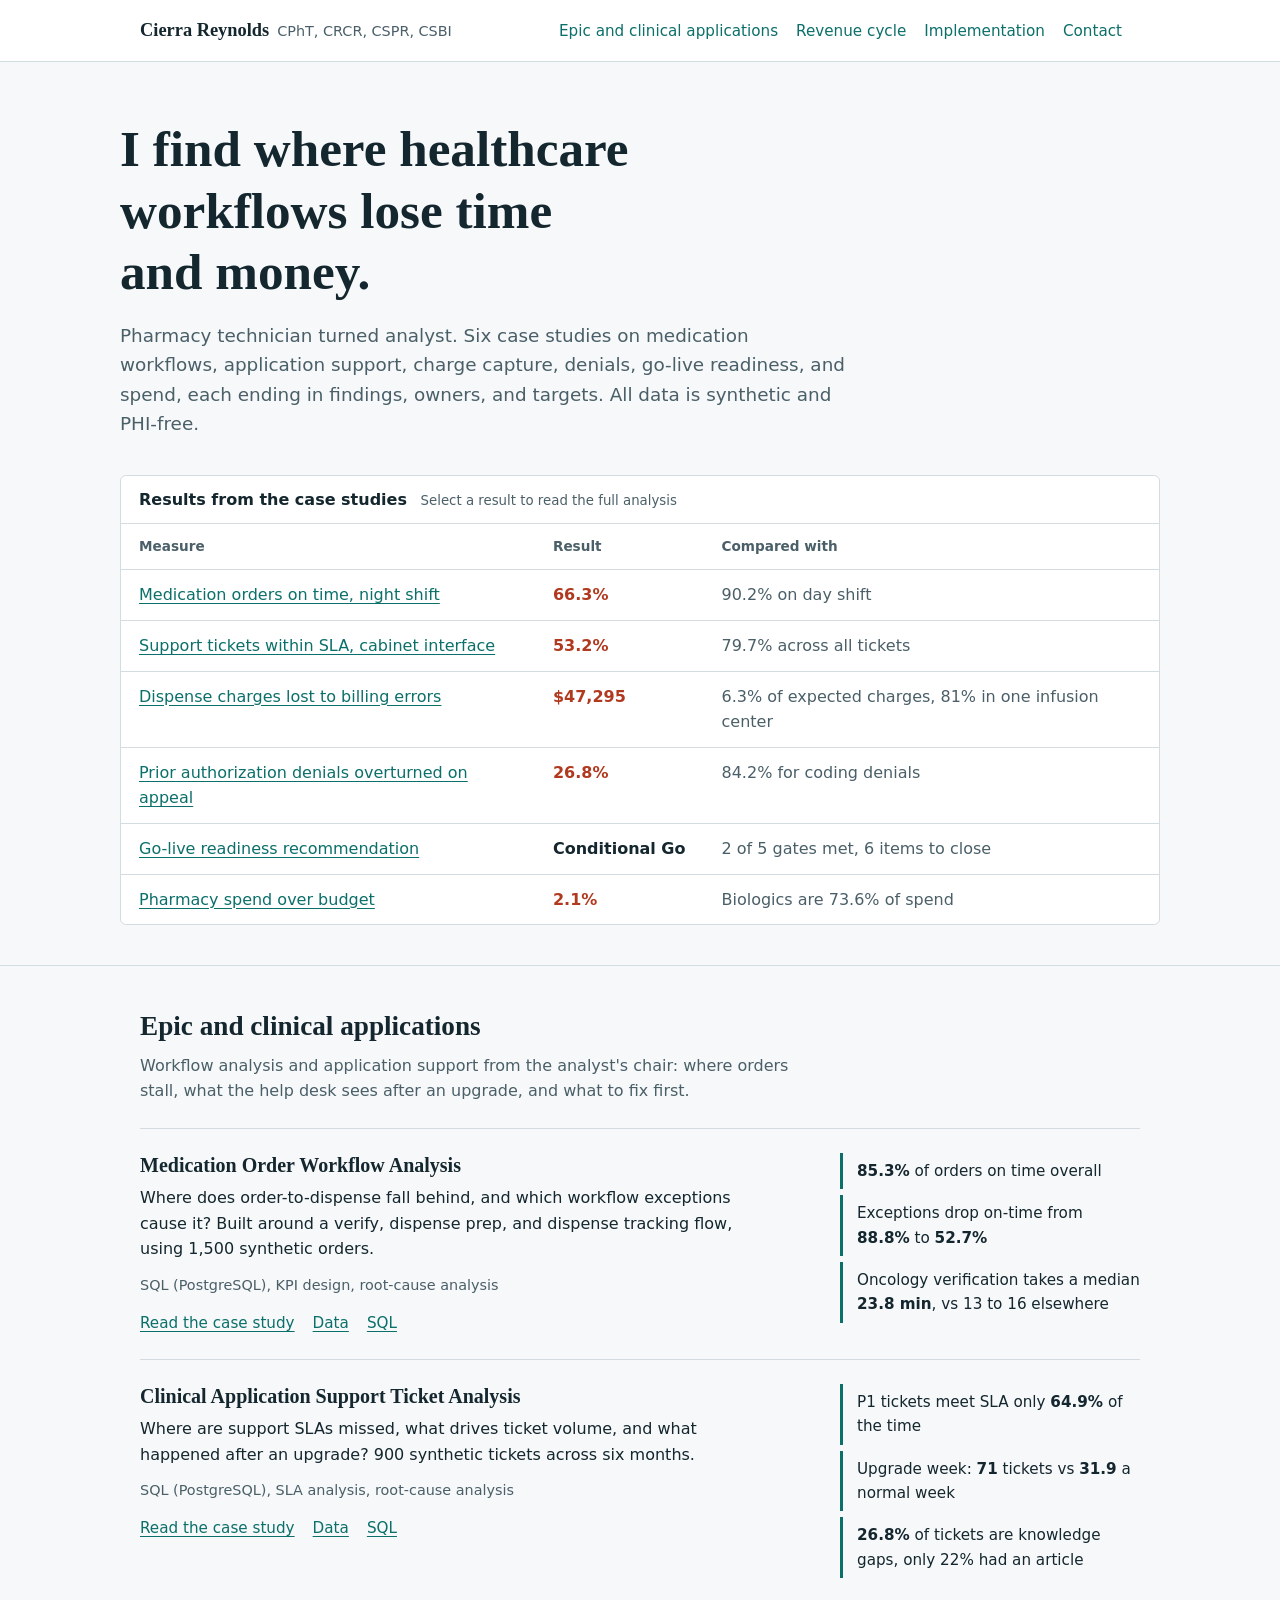
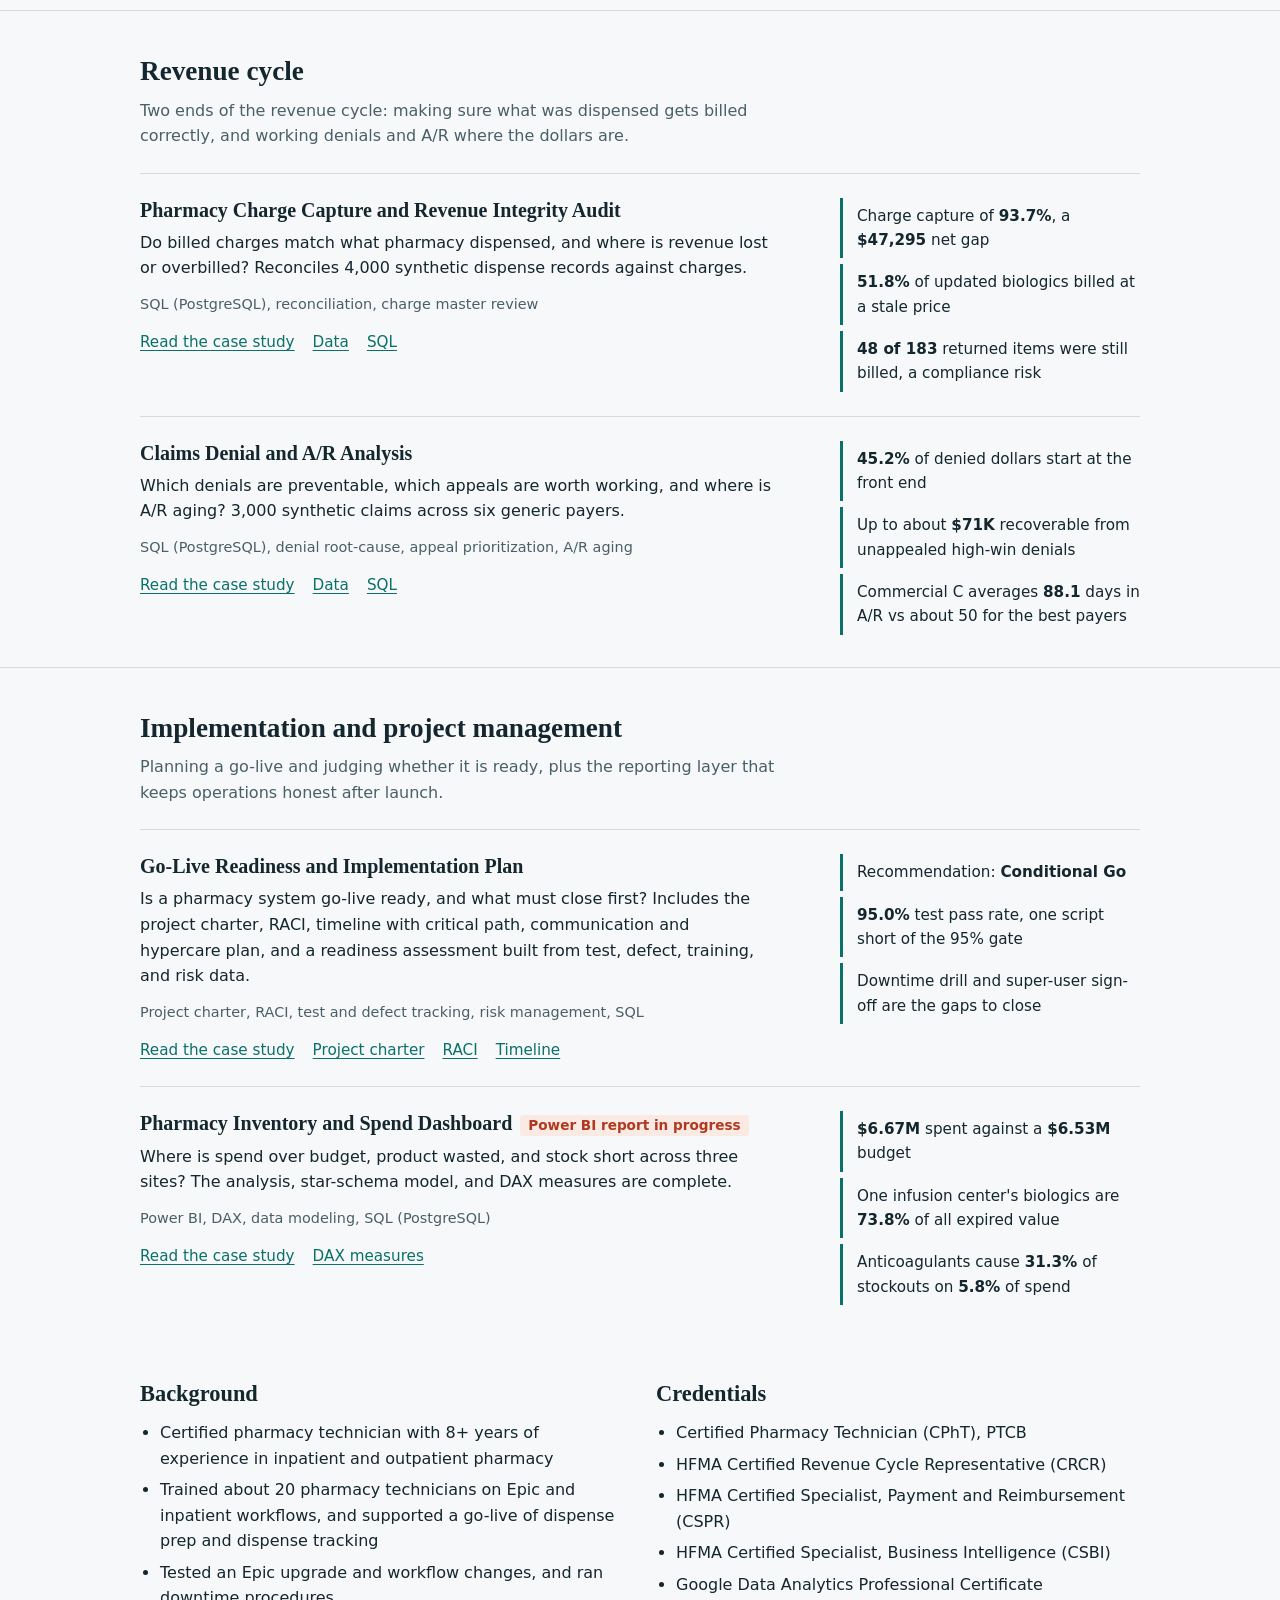
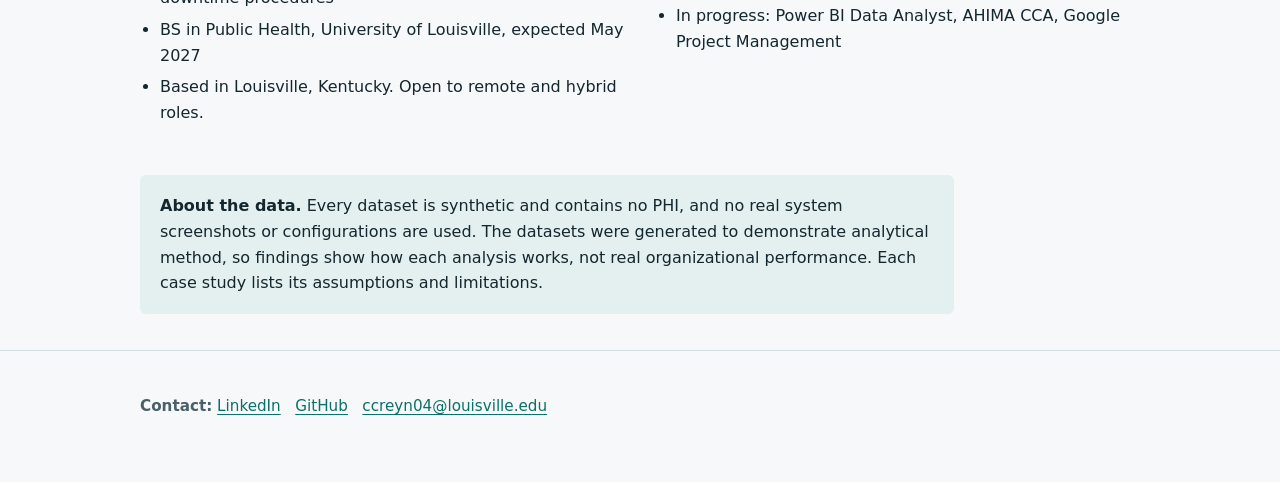
<file: docs/index.html>
<!doctype html>
<html lang="en">
<head>
<meta charset="utf-8">
<meta name="viewport" content="width=device-width, initial-scale=1">
<title>Cierra Reynolds | Healthcare Analytics and Implementation Portfolio</title>
<meta name="description" content="Six healthcare analytics and implementation case studies covering Epic and clinical applications, revenue cycle, and project management. Synthetic, PHI-free data.">
<style>
:root{--ink:#14262e;--muted:#4a5f68;--paper:#f6f8f9;--panel:#ffffff;--line:#d3dde1;--teal:#0b6f6a;--teal-soft:#e3f0ef;--flag:#b0391f;--flag-soft:#fbe9e4}
@media (prefers-color-scheme:dark){:root{--ink:#e6eef0;--muted:#a3b6bd;--paper:#0f1a1f;--panel:#15252b;--line:#2a3d45;--teal:#5fc4bc;--teal-soft:#16322f;--flag:#ff9a80;--flag-soft:#3a201a}}
*{box-sizing:border-box}
html{scroll-behavior:smooth}
body{margin:0;background:var(--paper);color:var(--ink);font:16px/1.6 ui-sans-serif,system-ui,-apple-system,"Segoe UI",Roboto,sans-serif}
a{color:var(--teal);text-underline-offset:3px}
a:focus-visible{outline:3px solid var(--teal);outline-offset:2px;border-radius:2px}
.wrap{max-width:1040px;margin:0 auto;padding:0 20px}
h1,h2,h3{font-family:"Iowan Old Style",Palatino,"Palatino Linotype",Georgia,serif;font-weight:700;line-height:1.2;margin:0}
header.top{border-bottom:1px solid var(--line);background:var(--panel)}
.top .wrap{display:flex;flex-wrap:wrap;gap:12px 28px;align-items:baseline;justify-content:space-between;padding-top:16px;padding-bottom:16px}
.brand{font-family:Palatino,Georgia,serif;font-weight:700;font-size:1.15rem}
.brand span{font-family:ui-sans-serif,system-ui,sans-serif;font-weight:400;color:var(--muted);font-size:.9rem;margin-left:8px}
nav a{margin-right:18px;text-decoration:none;font-size:.95rem}
nav a:hover{text-decoration:underline}
.hero{padding:56px 0 40px}
.hero h1{font-size:clamp(2rem,5vw,3.2rem);max-width:20ch}
.hero p.lead{font-size:1.15rem;max-width:62ch;color:var(--muted);margin:18px 0 0}
.results{margin-top:36px;background:var(--panel);border:1px solid var(--line);border-radius:6px;overflow:hidden}
.results h2{font-size:1rem;padding:14px 18px;border-bottom:1px solid var(--line);font-family:ui-sans-serif,system-ui,sans-serif;font-weight:600}
.results h2 small{font-weight:400;color:var(--muted);margin-left:8px}
table{width:100%;border-collapse:collapse}
th,td{text-align:left;padding:12px 18px;border-bottom:1px solid var(--line);vertical-align:baseline}
th{font-weight:600;font-size:.85rem;color:var(--muted)}
tr:last-child td{border-bottom:0}
td.v{font-variant-numeric:tabular-nums;font-weight:700;white-space:nowrap}
td.v.flag{color:var(--flag)}
td.ref{color:var(--muted);font-variant-numeric:tabular-nums}
section.track{padding:44px 0 8px;border-top:1px solid var(--line)}
section.track>.wrap>h2{font-size:1.7rem}
.track .intro{color:var(--muted);max-width:64ch;margin:10px 0 24px}
.project{display:grid;grid-template-columns:minmax(0,1fr) 300px;gap:8px 36px;padding:24px 0;border-top:1px solid var(--line)}
.project h3{font-size:1.25rem}
.project .q{margin:8px 0 12px;max-width:62ch}
.project .tools{color:var(--muted);font-size:.9rem;margin:0}
.facts{margin:0;padding:0;list-style:none;font-size:.95rem}
.facts li{padding:6px 0 6px 14px;border-left:3px solid var(--teal)}
.facts li+li{margin-top:6px}
.facts b{font-variant-numeric:tabular-nums}
.links{margin-top:14px;display:flex;flex-wrap:wrap;gap:6px 18px;font-size:.95rem}
.status{display:inline-block;background:var(--flag-soft);color:var(--flag);padding:2px 8px;border-radius:3px;font-size:.85rem;margin-left:8px;font-family:ui-sans-serif,system-ui,sans-serif;font-weight:600;vertical-align:middle}
.two{display:grid;grid-template-columns:1fr 1fr;gap:32px;padding:44px 0 8px}
.two h2{font-size:1.4rem;margin-bottom:12px}
.two ul{margin:0;padding-left:20px}
.two li{margin:6px 0}
.note{background:var(--teal-soft);border-radius:6px;padding:18px 20px;margin:36px 0;max-width:80ch}
footer{border-top:1px solid var(--line);padding:28px 0 48px;color:var(--muted);font-size:.95rem}
@media (max-width:760px){
 .project{grid-template-columns:1fr}
 .two{grid-template-columns:1fr}
 .results thead{display:none}
 .results tr{display:block;padding:12px 18px;border-bottom:1px solid var(--line)}
 .results tr:last-child{border-bottom:0}
 .results td{display:block;padding:2px 0;border:0}
}
</style>
</head>
<body>
<header class="top"><div class="wrap">
 <div class="brand">Cierra Reynolds<span>CPhT, CRCR, CSPR, CSBI</span></div>
 <nav aria-label="Sections"><a href="#epic">Epic and clinical applications</a><a href="#revenue">Revenue cycle</a><a href="#implementation">Implementation</a><a href="#contact">Contact</a></nav>
</div></header>

<main>
<div class="wrap hero">
 <h1>I find where healthcare workflows lose time and money.</h1>
 <p class="lead">Pharmacy technician turned analyst. Six case studies on medication workflows, application support, charge capture, denials, go-live readiness, and spend, each ending in findings, owners, and targets. All data is synthetic and PHI-free.</p>
 <div class="results">
  <h2>Results from the case studies <small>Select a result to read the full analysis</small></h2>
  <table>
   <thead><tr><th scope="col">Measure</th><th scope="col">Result</th><th scope="col">Compared with</th></tr></thead>
   <tbody>
    <tr><td><a href="https://github.com/ccreyn04/healthcare-analytics-portfolio/tree/main/projects/01-medication-workflow-analysis">Medication orders on time, night shift</a></td><td class="v flag">66.3%</td><td class="ref">90.2% on day shift</td></tr>
    <tr><td><a href="https://github.com/ccreyn04/healthcare-analytics-portfolio/tree/main/projects/02-clinical-app-support-ticket-analysis">Support tickets within SLA, cabinet interface</a></td><td class="v flag">53.2%</td><td class="ref">79.7% across all tickets</td></tr>
    <tr><td><a href="https://github.com/ccreyn04/healthcare-analytics-portfolio/tree/main/projects/03-pharmacy-charge-capture-audit">Dispense charges lost to billing errors</a></td><td class="v flag">$47,295</td><td class="ref">6.3% of expected charges, 81% in one infusion center</td></tr>
    <tr><td><a href="https://github.com/ccreyn04/healthcare-analytics-portfolio/tree/main/projects/04-claims-denial-and-ar-analysis">Prior authorization denials overturned on appeal</a></td><td class="v flag">26.8%</td><td class="ref">84.2% for coding denials</td></tr>
    <tr><td><a href="https://github.com/ccreyn04/healthcare-analytics-portfolio/tree/main/projects/05-go-live-readiness-and-implementation-plan">Go-live readiness recommendation</a></td><td class="v">Conditional Go</td><td class="ref">2 of 5 gates met, 6 items to close</td></tr>
    <tr><td><a href="https://github.com/ccreyn04/healthcare-analytics-portfolio/tree/main/projects/06-power-bi-inventory-spend">Pharmacy spend over budget</a></td><td class="v flag">2.1%</td><td class="ref">Biologics are 73.6% of spend</td></tr>
   </tbody>
  </table>
 </div>
</div>

<section class="track" id="epic"><div class="wrap">
 <h2>Epic and clinical applications</h2>
 <p class="intro">Workflow analysis and application support from the analyst's chair: where orders stall, what the help desk sees after an upgrade, and what to fix first.</p>

 <article class="project">
  <div>
   <h3>Medication Order Workflow Analysis</h3>
   <p class="q">Where does order-to-dispense fall behind, and which workflow exceptions cause it? Built around a verify, dispense prep, and dispense tracking flow, using 1,500 synthetic orders.</p>
   <p class="tools">SQL (PostgreSQL), KPI design, root-cause analysis</p>
   <div class="links"><a href="https://github.com/ccreyn04/healthcare-analytics-portfolio/tree/main/projects/01-medication-workflow-analysis">Read the case study</a><a href="https://github.com/ccreyn04/healthcare-analytics-portfolio/blob/main/projects/01-medication-workflow-analysis/data/medication_orders.csv">Data</a><a href="https://github.com/ccreyn04/healthcare-analytics-portfolio/blob/main/projects/01-medication-workflow-analysis/sql/analysis.sql">SQL</a></div>
  </div>
  <ul class="facts">
   <li><b>85.3%</b> of orders on time overall</li>
   <li>Exceptions drop on-time from <b>88.8%</b> to <b>52.7%</b></li>
   <li>Oncology verification takes a median <b>23.8 min</b>, vs 13 to 16 elsewhere</li>
  </ul>
 </article>

 <article class="project">
  <div>
   <h3>Clinical Application Support Ticket Analysis</h3>
   <p class="q">Where are support SLAs missed, what drives ticket volume, and what happened after an upgrade? 900 synthetic tickets across six months.</p>
   <p class="tools">SQL (PostgreSQL), SLA analysis, root-cause analysis</p>
   <div class="links"><a href="https://github.com/ccreyn04/healthcare-analytics-portfolio/tree/main/projects/02-clinical-app-support-ticket-analysis">Read the case study</a><a href="https://github.com/ccreyn04/healthcare-analytics-portfolio/blob/main/projects/02-clinical-app-support-ticket-analysis/data/support_tickets.csv">Data</a><a href="https://github.com/ccreyn04/healthcare-analytics-portfolio/blob/main/projects/02-clinical-app-support-ticket-analysis/sql/analysis.sql">SQL</a></div>
  </div>
  <ul class="facts">
   <li>P1 tickets meet SLA only <b>64.9%</b> of the time</li>
   <li>Upgrade week: <b>71</b> tickets vs <b>31.9</b> a normal week</li>
   <li><b>26.8%</b> of tickets are knowledge gaps, only 22% had an article</li>
  </ul>
 </article>
</div></section>

<section class="track" id="revenue"><div class="wrap">
 <h2>Revenue cycle</h2>
 <p class="intro">Two ends of the revenue cycle: making sure what was dispensed gets billed correctly, and working denials and A/R where the dollars are.</p>

 <article class="project">
  <div>
   <h3>Pharmacy Charge Capture and Revenue Integrity Audit</h3>
   <p class="q">Do billed charges match what pharmacy dispensed, and where is revenue lost or overbilled? Reconciles 4,000 synthetic dispense records against charges.</p>
   <p class="tools">SQL (PostgreSQL), reconciliation, charge master review</p>
   <div class="links"><a href="https://github.com/ccreyn04/healthcare-analytics-portfolio/tree/main/projects/03-pharmacy-charge-capture-audit">Read the case study</a><a href="https://github.com/ccreyn04/healthcare-analytics-portfolio/blob/main/projects/03-pharmacy-charge-capture-audit/data/dispense_charges.csv">Data</a><a href="https://github.com/ccreyn04/healthcare-analytics-portfolio/blob/main/projects/03-pharmacy-charge-capture-audit/sql/analysis.sql">SQL</a></div>
  </div>
  <ul class="facts">
   <li>Charge capture of <b>93.7%</b>, a <b>$47,295</b> net gap</li>
   <li><b>51.8%</b> of updated biologics billed at a stale price</li>
   <li><b>48 of 183</b> returned items were still billed, a compliance risk</li>
  </ul>
 </article>

 <article class="project">
  <div>
   <h3>Claims Denial and A/R Analysis</h3>
   <p class="q">Which denials are preventable, which appeals are worth working, and where is A/R aging? 3,000 synthetic claims across six generic payers.</p>
   <p class="tools">SQL (PostgreSQL), denial root-cause, appeal prioritization, A/R aging</p>
   <div class="links"><a href="https://github.com/ccreyn04/healthcare-analytics-portfolio/tree/main/projects/04-claims-denial-and-ar-analysis">Read the case study</a><a href="https://github.com/ccreyn04/healthcare-analytics-portfolio/blob/main/projects/04-claims-denial-and-ar-analysis/data/claims.csv">Data</a><a href="https://github.com/ccreyn04/healthcare-analytics-portfolio/blob/main/projects/04-claims-denial-and-ar-analysis/sql/analysis.sql">SQL</a></div>
  </div>
  <ul class="facts">
   <li><b>45.2%</b> of denied dollars start at the front end</li>
   <li>Up to about <b>$71K</b> recoverable from unappealed high-win denials</li>
   <li>Commercial C averages <b>88.1</b> days in A/R vs about 50 for the best payers</li>
  </ul>
 </article>
</div></section>

<section class="track" id="implementation"><div class="wrap">
 <h2>Implementation and project management</h2>
 <p class="intro">Planning a go-live and judging whether it is ready, plus the reporting layer that keeps operations honest after launch.</p>

 <article class="project">
  <div>
   <h3>Go-Live Readiness and Implementation Plan</h3>
   <p class="q">Is a pharmacy system go-live ready, and what must close first? Includes the project charter, RACI, timeline with critical path, communication and hypercare plan, and a readiness assessment built from test, defect, training, and risk data.</p>
   <p class="tools">Project charter, RACI, test and defect tracking, risk management, SQL</p>
   <div class="links"><a href="https://github.com/ccreyn04/healthcare-analytics-portfolio/tree/main/projects/05-go-live-readiness-and-implementation-plan">Read the case study</a><a href="https://github.com/ccreyn04/healthcare-analytics-portfolio/blob/main/projects/05-go-live-readiness-and-implementation-plan/plan/project_charter.md">Project charter</a><a href="https://github.com/ccreyn04/healthcare-analytics-portfolio/blob/main/projects/05-go-live-readiness-and-implementation-plan/plan/raci.csv">RACI</a><a href="https://github.com/ccreyn04/healthcare-analytics-portfolio/blob/main/projects/05-go-live-readiness-and-implementation-plan/plan/timeline.csv">Timeline</a></div>
  </div>
  <ul class="facts">
   <li>Recommendation: <b>Conditional Go</b></li>
   <li><b>95.0%</b> test pass rate, one script short of the 95% gate</li>
   <li>Downtime drill and super-user sign-off are the gaps to close</li>
  </ul>
 </article>

 <article class="project">
  <div>
   <h3>Pharmacy Inventory and Spend Dashboard<span class="status">Power BI report in progress</span></h3>
   <p class="q">Where is spend over budget, product wasted, and stock short across three sites? The analysis, star-schema model, and DAX measures are complete.</p>
   <p class="tools">Power BI, DAX, data modeling, SQL (PostgreSQL)</p>
   <div class="links"><a href="https://github.com/ccreyn04/healthcare-analytics-portfolio/tree/main/projects/06-power-bi-inventory-spend">Read the case study</a><a href="https://github.com/ccreyn04/healthcare-analytics-portfolio/blob/main/projects/06-power-bi-inventory-spend/powerbi/dax_measures.md">DAX measures</a></div>
  </div>
  <ul class="facts">
   <li><b>$6.67M</b> spent against a <b>$6.53M</b> budget</li>
   <li>One infusion center's biologics are <b>73.8%</b> of all expired value</li>
   <li>Anticoagulants cause <b>31.3%</b> of stockouts on <b>5.8%</b> of spend</li>
  </ul>
 </article>
</div></section>

<div class="wrap">
 <div class="two">
  <div>
   <h2>Background</h2>
   <ul>
    <li>Certified pharmacy technician with 8+ years of experience in inpatient and outpatient pharmacy</li>
    <li>Trained about 20 pharmacy technicians on Epic and inpatient workflows, and supported a go-live of dispense prep and dispense tracking</li>
    <li>Tested an Epic upgrade and workflow changes, and ran downtime procedures</li>
    <li>BS in Public Health, University of Louisville, expected May 2027</li>
    <li>Based in Louisville, Kentucky. Open to remote and hybrid roles.</li>
   </ul>
  </div>
  <div>
   <h2>Credentials</h2>
   <ul>
    <li>Certified Pharmacy Technician (CPhT), PTCB</li>
    <li>HFMA Certified Revenue Cycle Representative (CRCR)</li>
    <li>HFMA Certified Specialist, Payment and Reimbursement (CSPR)</li>
    <li>HFMA Certified Specialist, Business Intelligence (CSBI)</li>
    <li>Google Data Analytics Professional Certificate</li>
    <li>In progress: Power BI Data Analyst, AHIMA CCA, Google Project Management</li>
   </ul>
  </div>
 </div>
 <div class="note"><b>About the data.</b> Every dataset is synthetic and contains no PHI, and no real system screenshots or configurations are used. The datasets were generated to demonstrate analytical method, so findings show how each analysis works, not real organizational performance. Each case study lists its assumptions and limitations.</div>
</div>
</main>

<footer id="contact"><div class="wrap">
 <p><b>Contact:</b> <a href="https://www.linkedin.com/in/cierrareynolds20">LinkedIn</a> &nbsp; <a href="https://github.com/ccreyn04">GitHub</a> &nbsp; <a href="mailto:ccreyn04@louisville.edu">ccreyn04@louisville.edu</a></p>
</div></footer>
</body>
</html>
</file>
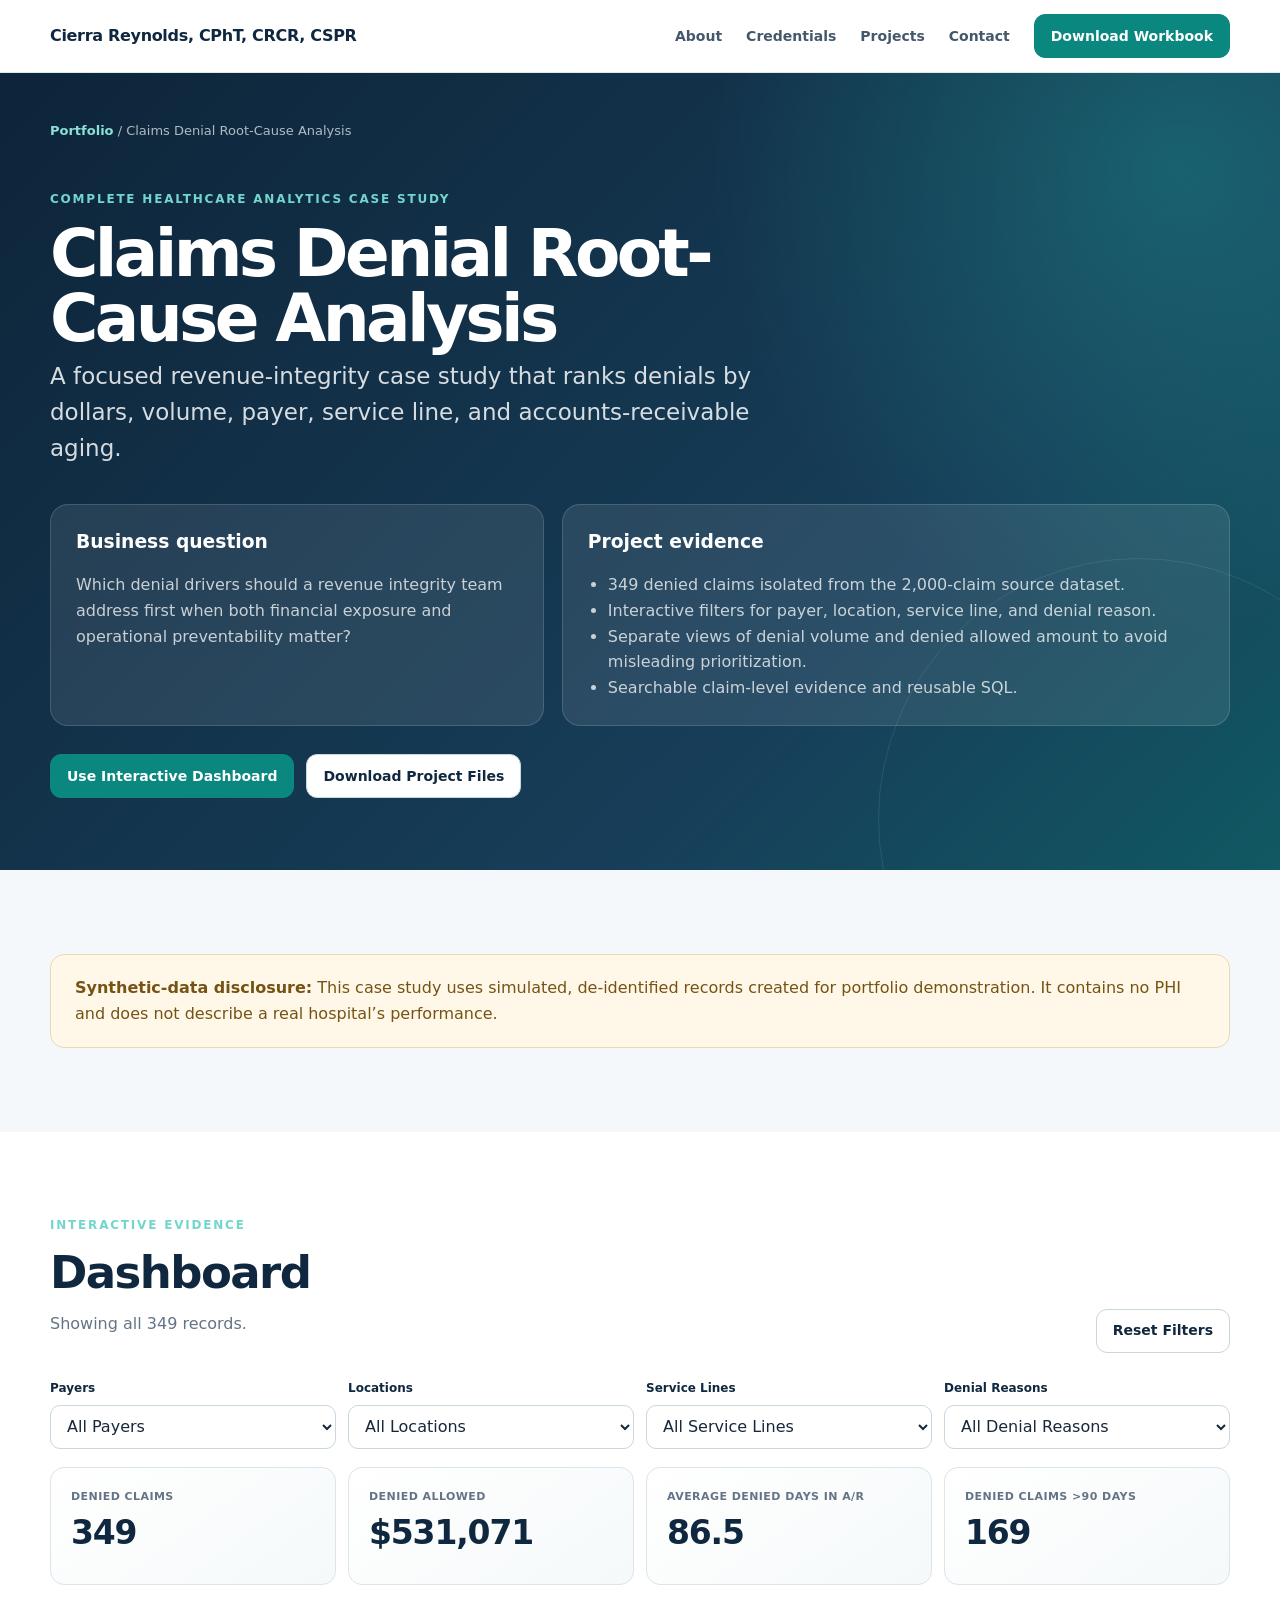
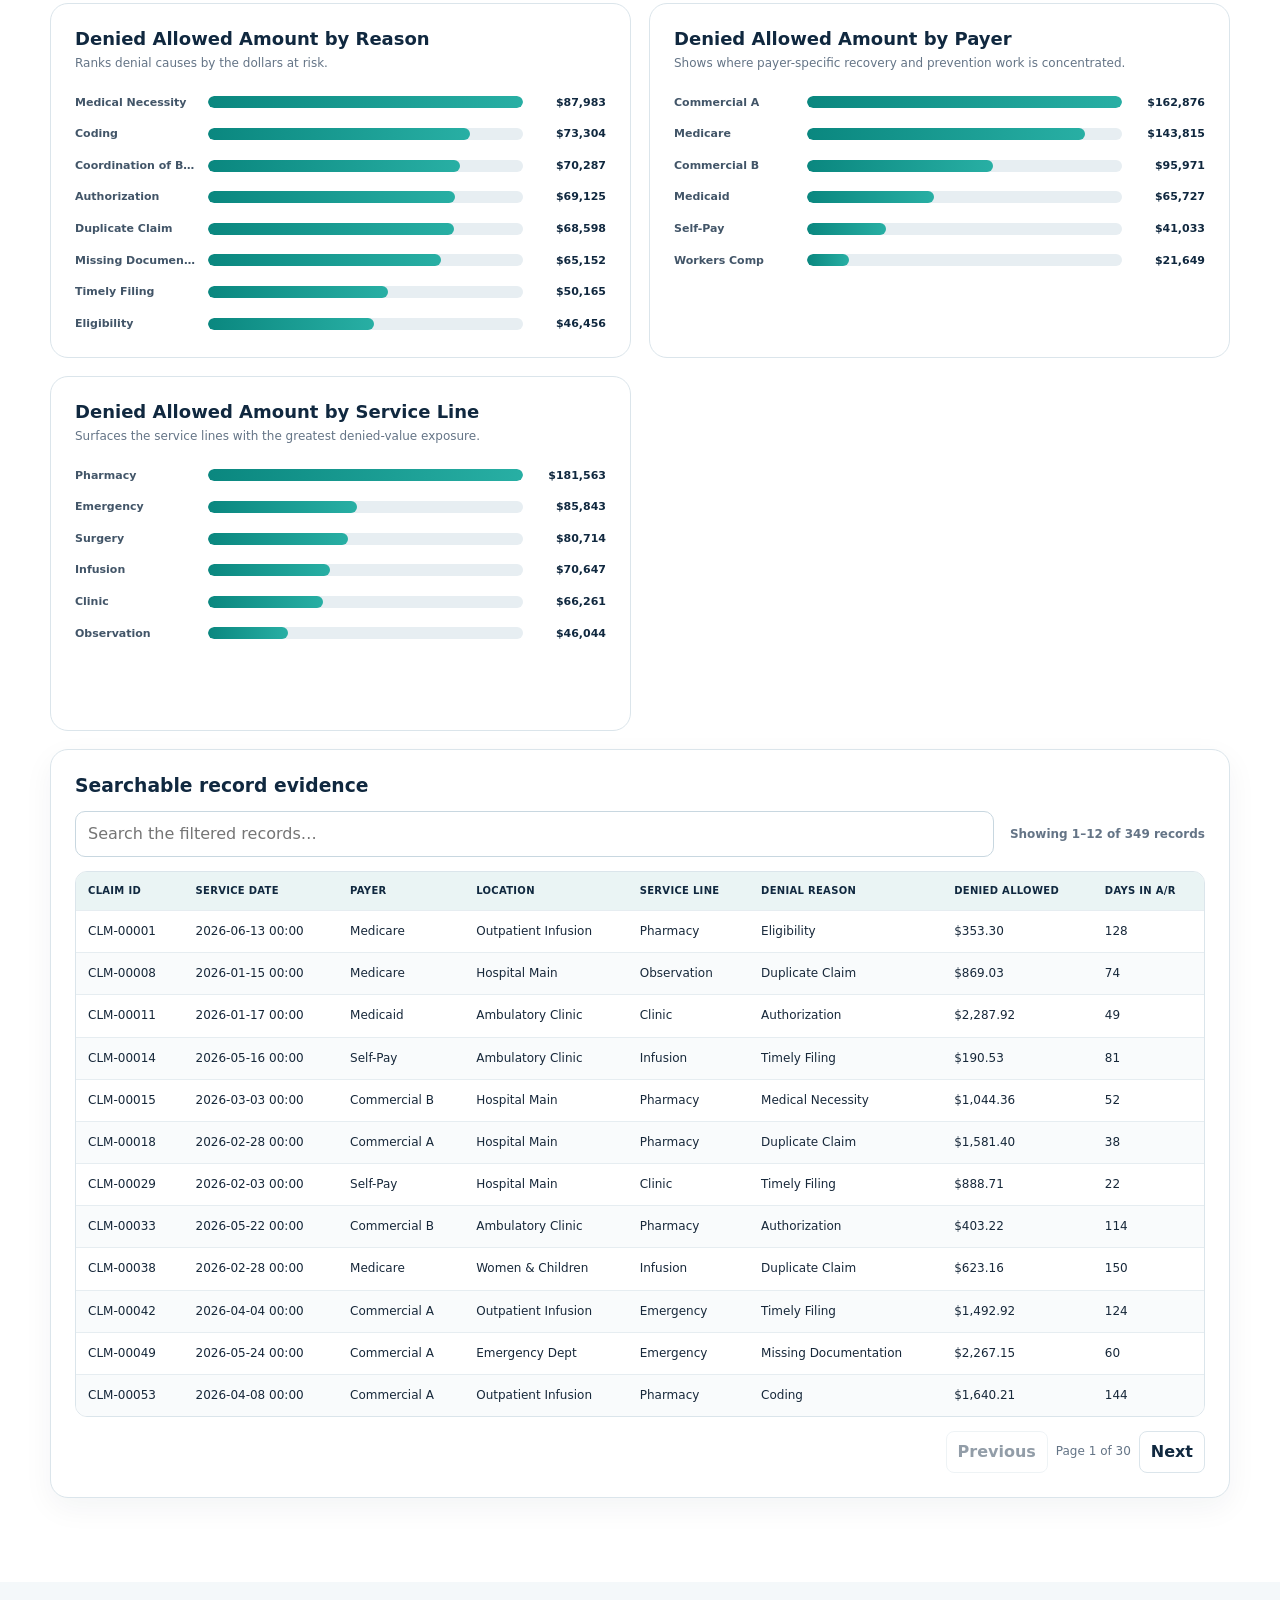
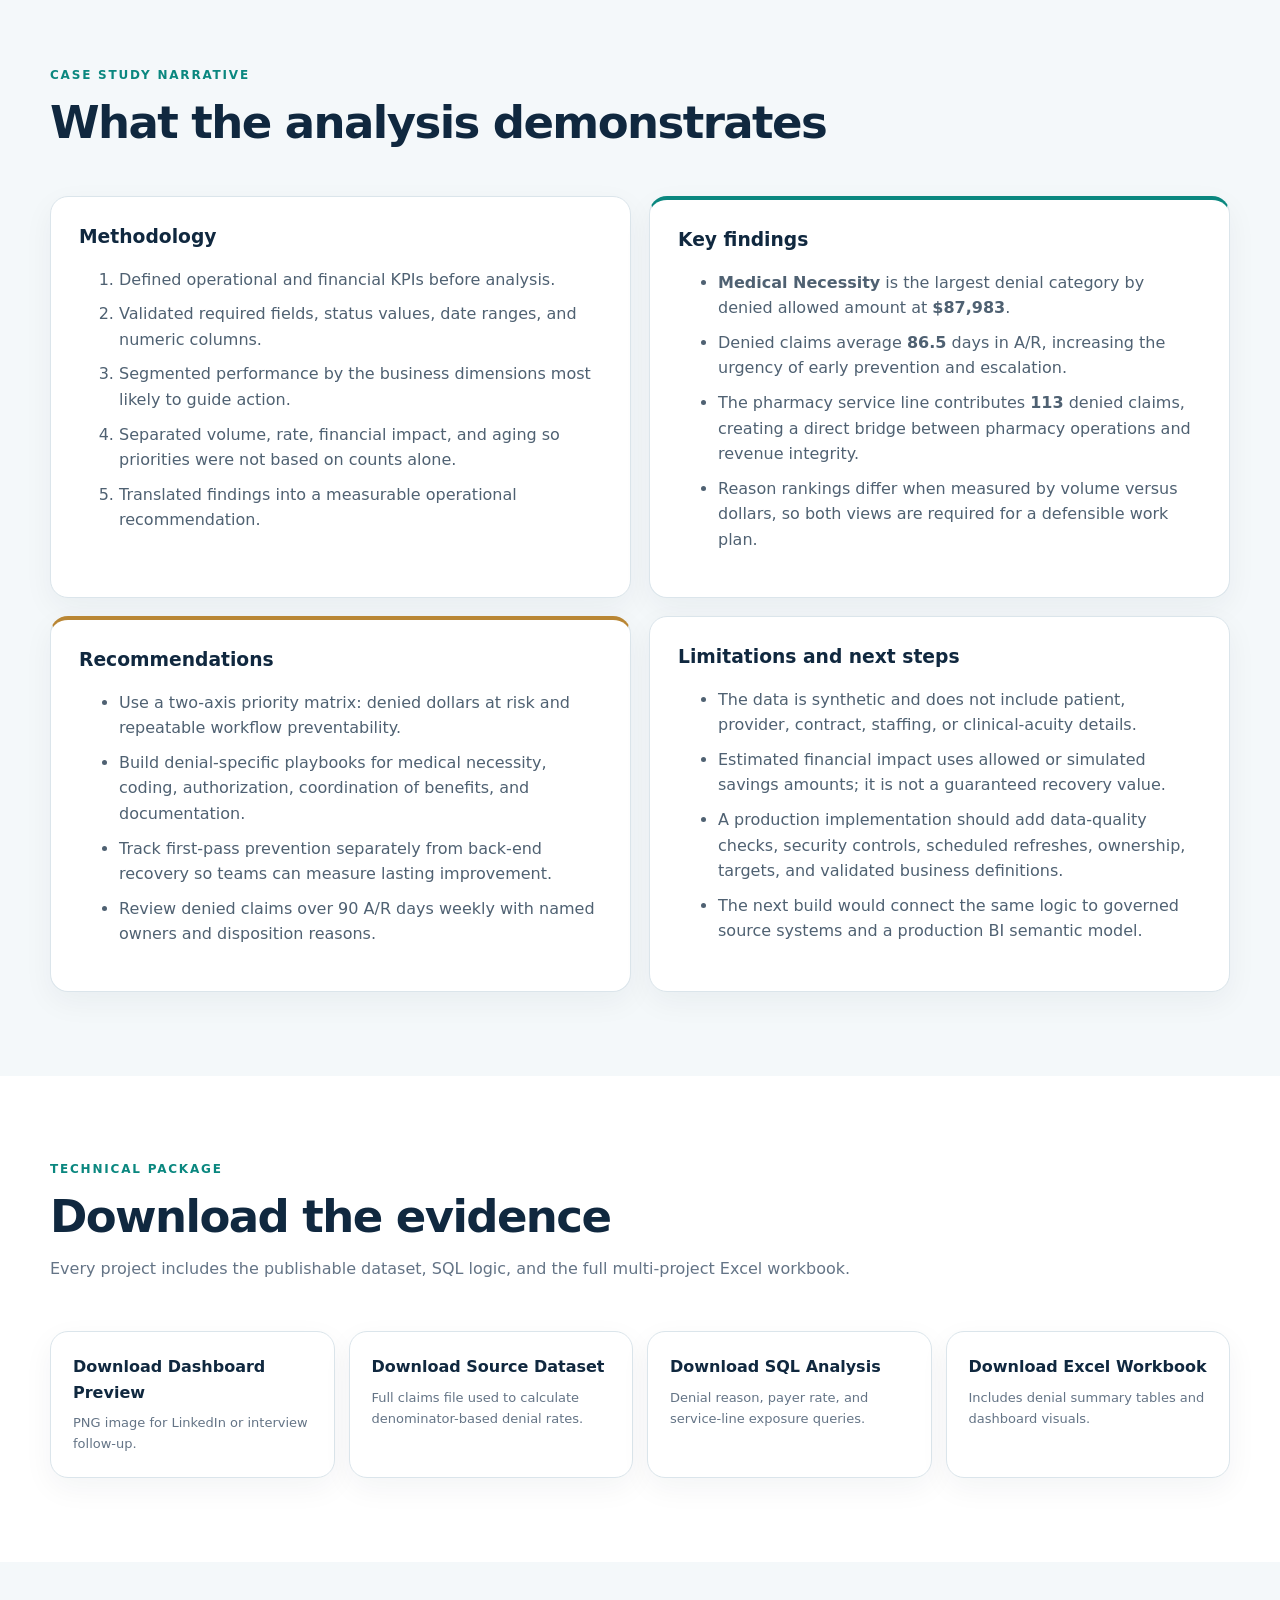
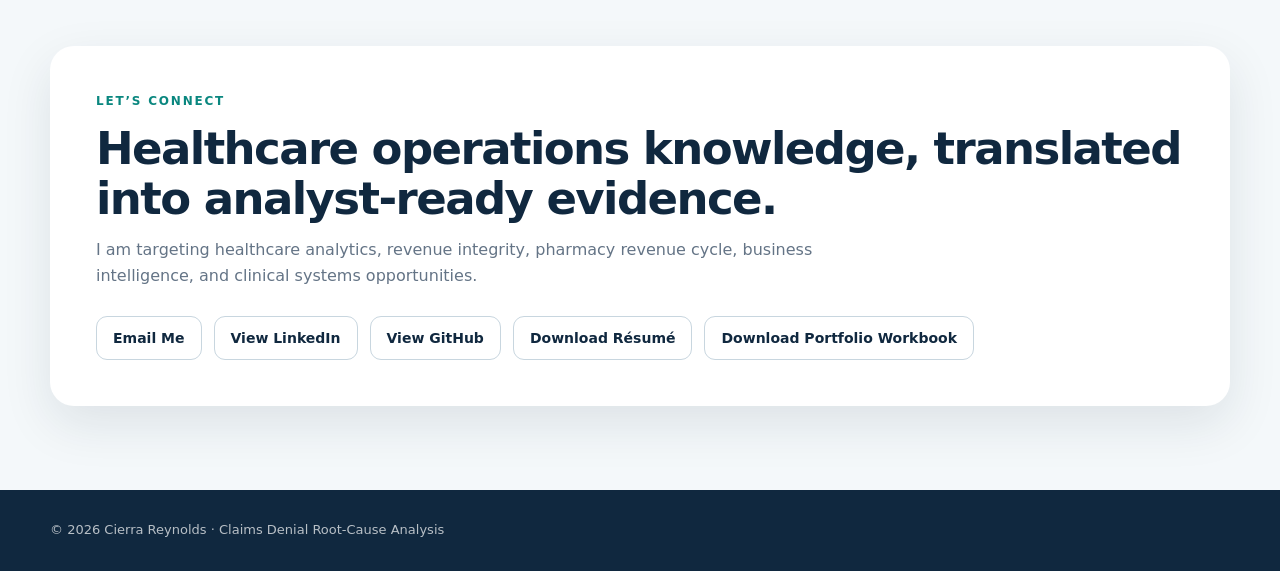
<file: docs/projects/claims-denials.html>
<!doctype html><html lang="en"><head><meta charset="utf-8"><meta name="viewport" content="width=device-width,initial-scale=1"><meta name="description" content="Claims Denial Root-Cause Analysis case study by Cierra Reynolds."><title>Claims Denial Root-Cause Analysis | Cierra Reynolds</title><link rel="stylesheet" href="../assets/styles.css"></head><body>
<nav class="nav"><div class="wrap navin"><a class="brand" href="../index.html"><span data-profile="name">Cierra Reynolds</span>, <span data-profile="credentials">CPhT, CRCR, CSPR</span></a><button class="nav-toggle" aria-label="Open navigation">Menu</button><div class="navlinks"><a href="../index.html#about">About</a><a href="../index.html#credentials">Credentials</a><a href="../index.html#projects">Projects</a><a href="../index.html#contact">Contact</a><a class="pill primary" href="../downloads/Cierra_Healthcare_Analytics_Portfolio_Workbook.xlsx" download>Download Workbook</a></div></div></nav>
<header class="project-hero"><div class="wrap"><div class="breadcrumbs"><a href="../index.html">Portfolio</a> / Claims Denial Root-Cause Analysis</div><div class="project-title"><div class="eyebrow">Complete Healthcare Analytics Case Study</div><h1>Claims Denial Root-Cause Analysis</h1><p class="lead">A focused revenue-integrity case study that ranks denials by dollars, volume, payer, service line, and accounts-receivable aging.</p></div><div class="project-summary"><div class="summary-panel"><h3>Business question</h3><p>Which denial drivers should a revenue integrity team address first when both financial exposure and operational preventability matter?</p></div><div class="summary-panel"><h3>Project evidence</h3><ul><li>349 denied claims isolated from the 2,000-claim source dataset.</li><li>Interactive filters for payer, location, service line, and denial reason.</li><li>Separate views of denial volume and denied allowed amount to avoid misleading prioritization.</li><li>Searchable claim-level evidence and reusable SQL.</li></ul></div></div><div class="actions"><a class="button primary" href="#dashboard">Use Interactive Dashboard</a><a class="button" href="#downloads">Download Project Files</a></div></div></header>
<main><section class="section"><div class="wrap"><div class="disclosure"><strong>Synthetic-data disclosure:</strong> This case study uses simulated, de-identified records created for portfolio demonstration. It contains no PHI and does not describe a real hospital’s performance.</div></div></section>
<section id="dashboard" class="section white"><div class="wrap dashboard-shell"><div class="dashboard-head"><div><div class="eyebrow">Interactive evidence</div><h2>Dashboard</h2><p id="filterSummary" class="section-copy">Showing all records.</p></div><button id="resetFilters" class="button" type="button">Reset Filters</button></div><div id="filterGrid" class="filter-grid"></div><div id="kpis" class="kpi-grid"></div><div id="charts" class="chart-grid"></div><div class="evidence"><h3>Searchable record evidence</h3><div class="table-tools"><input id="tableSearch" type="search" placeholder="Search the filtered records…"><div id="tableMeta" class="table-meta"></div></div><div class="table-wrap"><table id="dataTable" class="data-table"></table></div><div id="tablePager" class="pager"></div></div></div></section>
<section class="section"><div class="wrap"><div class="section-head"><div><div class="eyebrow">Case study narrative</div><h2>What the analysis demonstrates</h2></div></div><div class="case-grid"><article class="case-card"><h3>Methodology</h3><ol><li>Defined operational and financial KPIs before analysis.</li><li>Validated required fields, status values, date ranges, and numeric columns.</li><li>Segmented performance by the business dimensions most likely to guide action.</li><li>Separated volume, rate, financial impact, and aging so priorities were not based on counts alone.</li><li>Translated findings into a measurable operational recommendation.</li></ol></article><article class="case-card finding"><h3>Key findings</h3><ul><li><strong>Medical Necessity</strong> is the largest denial category by denied allowed amount at <strong>$87,983</strong>.</li><li>Denied claims average <strong>86.5</strong> days in A/R, increasing the urgency of early prevention and escalation.</li><li>The pharmacy service line contributes <strong>113</strong> denied claims, creating a direct bridge between pharmacy operations and revenue integrity.</li><li>Reason rankings differ when measured by volume versus dollars, so both views are required for a defensible work plan.</li></ul></article><article class="case-card recommendation"><h3>Recommendations</h3><ul><li>Use a two-axis priority matrix: denied dollars at risk and repeatable workflow preventability.</li><li>Build denial-specific playbooks for medical necessity, coding, authorization, coordination of benefits, and documentation.</li><li>Track first-pass prevention separately from back-end recovery so teams can measure lasting improvement.</li><li>Review denied claims over 90 A/R days weekly with named owners and disposition reasons.</li></ul></article><article class="case-card"><h3>Limitations and next steps</h3><ul><li>The data is synthetic and does not include patient, provider, contract, staffing, or clinical-acuity details.</li><li>Estimated financial impact uses allowed or simulated savings amounts; it is not a guaranteed recovery value.</li><li>A production implementation should add data-quality checks, security controls, scheduled refreshes, ownership, targets, and validated business definitions.</li><li>The next build would connect the same logic to governed source systems and a production BI semantic model.</li></ul></article></div></div></section>
<section id="downloads" class="section white"><div class="wrap"><div class="section-head"><div><div class="eyebrow">Technical package</div><h2>Download the evidence</h2><p class="section-copy">Every project includes the publishable dataset, SQL logic, and the full multi-project Excel workbook.</p></div></div><div class="download-grid"><a class="download-card" href="../linkedin-assets/02-Claims-Denial-Dashboard.png" download><b>Download Dashboard Preview</b><span>PNG image for LinkedIn or interview follow-up.</span></a><a class="download-card" href="../project-files/claims-denials/revenue_cycle_claims_sample.csv" download><b>Download Source Dataset</b><span>Full claims file used to calculate denominator-based denial rates.</span></a><a class="download-card" href="../project-files/claims-denials/claims_denial_analysis.sql" download><b>Download SQL Analysis</b><span>Denial reason, payer rate, and service-line exposure queries.</span></a><a class="download-card" href="../downloads/Cierra_Healthcare_Analytics_Portfolio_Workbook.xlsx" download><b>Download Excel Workbook</b><span>Includes denial summary tables and dashboard visuals.</span></a></div></div></section>
<section id="contact" class="section"><div class="wrap contact-box"><div class="eyebrow">Let’s connect</div><h2>Healthcare operations knowledge, translated into analyst-ready evidence.</h2><p>I am targeting healthcare analytics, revenue integrity, pharmacy revenue cycle, business intelligence, and clinical systems opportunities.</p><div class="contact-actions"><a class="button" data-contact="email">Email Me</a><a class="button" data-contact="linkedin">View LinkedIn</a><a class="button" data-contact="github">View GitHub</a><a class="button" data-contact="resume" download>Download Résumé</a><a class="button" href="../downloads/Cierra_Healthcare_Analytics_Portfolio_Workbook.xlsx" download>Download Portfolio Workbook</a></div></div></section>
</main><footer class="footer"><div class="wrap">© 2026 <span data-profile="name">Cierra Reynolds</span> · Claims Denial Root-Cause Analysis</div></footer><script src="../assets/site-config.js"></script><script src="../assets/site.js"></script><script src="../assets/project-core.js"></script><script src="../data/claims-data.js"></script><script src="../assets/claims-denials.js"></script></body></html>
</file>
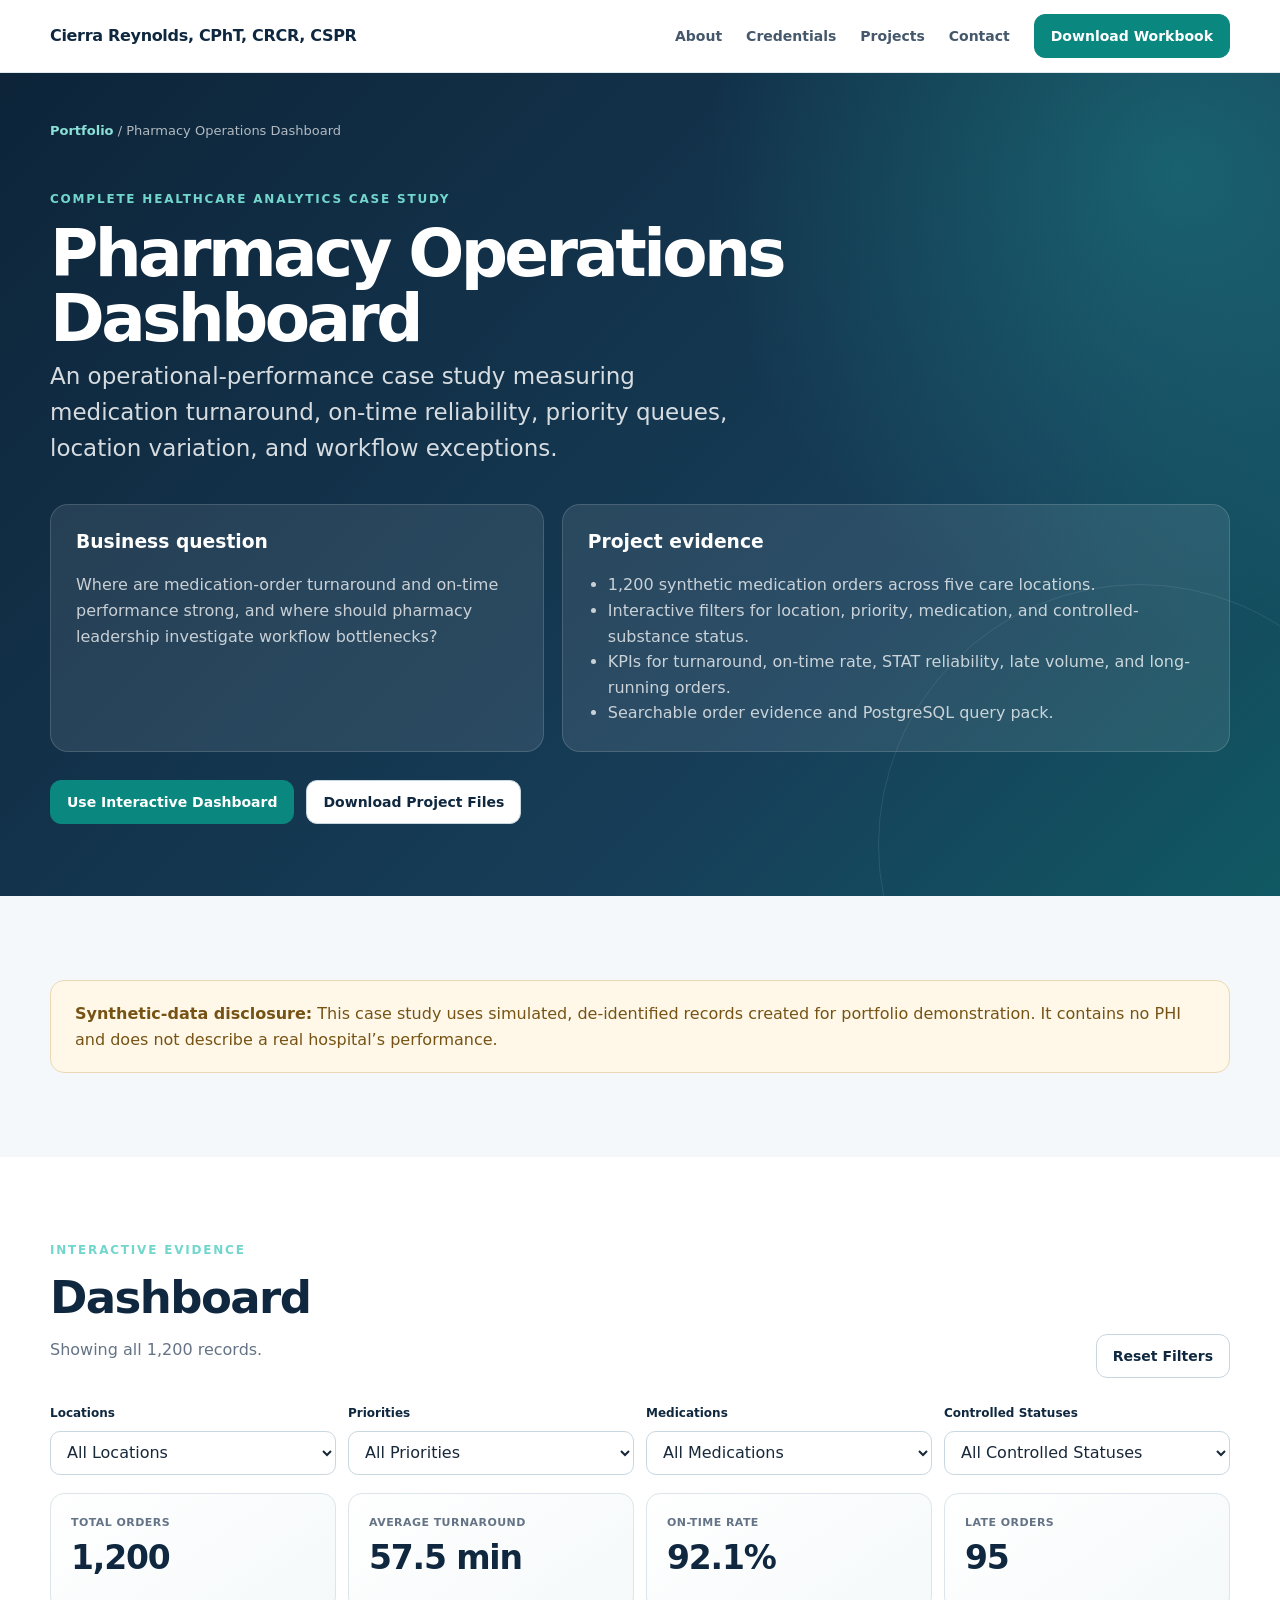
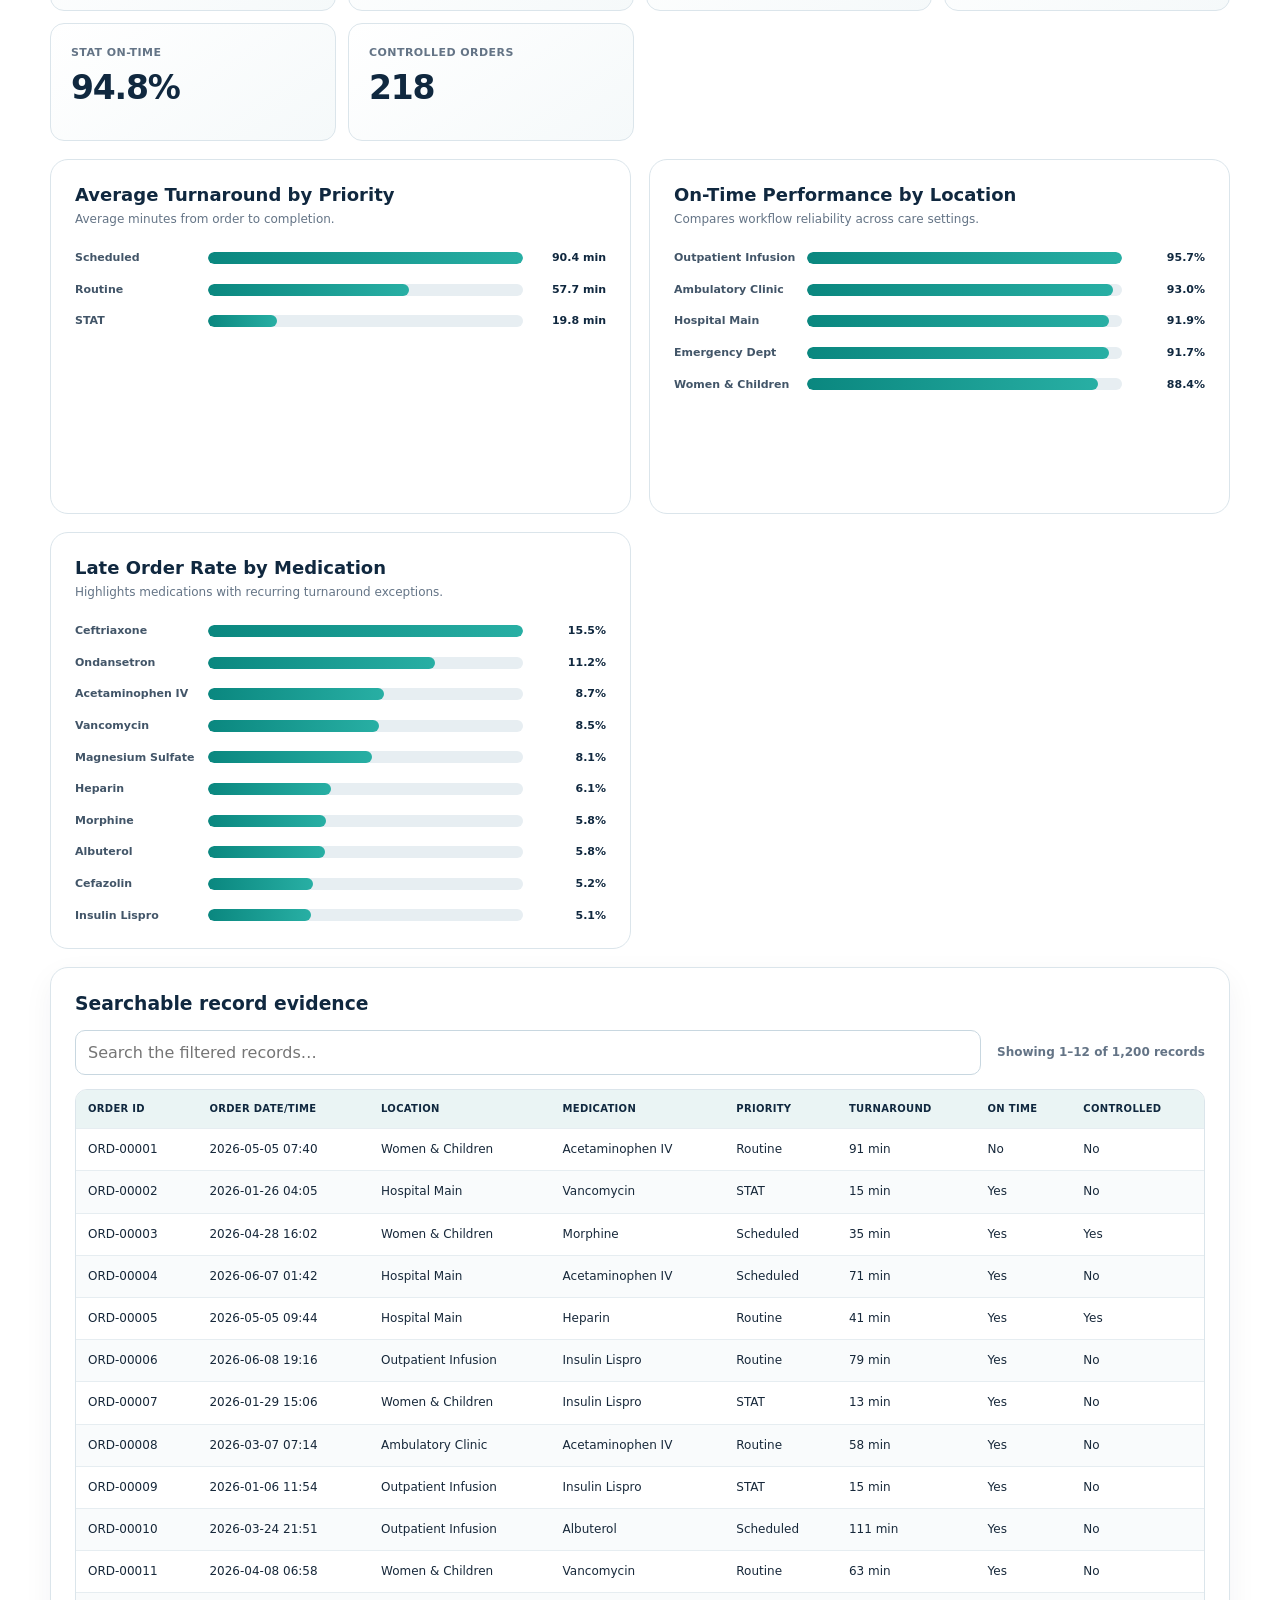
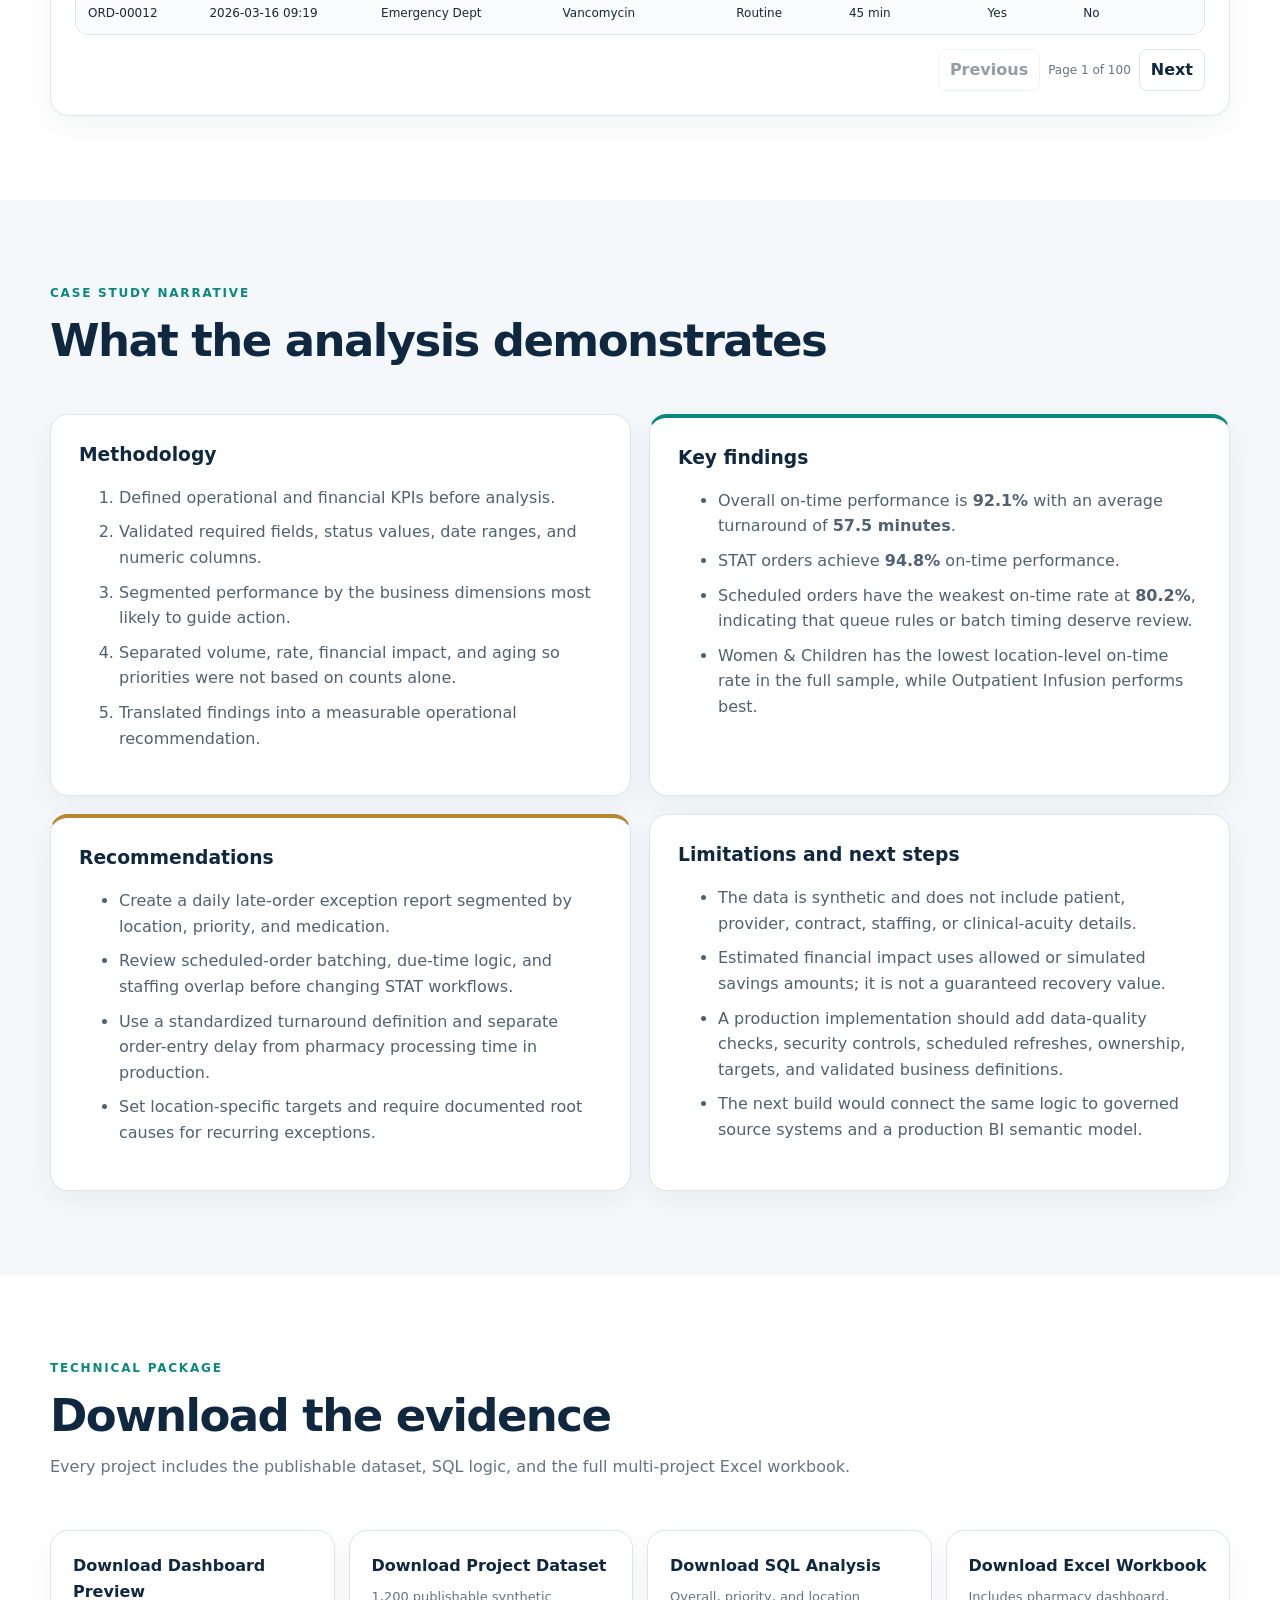
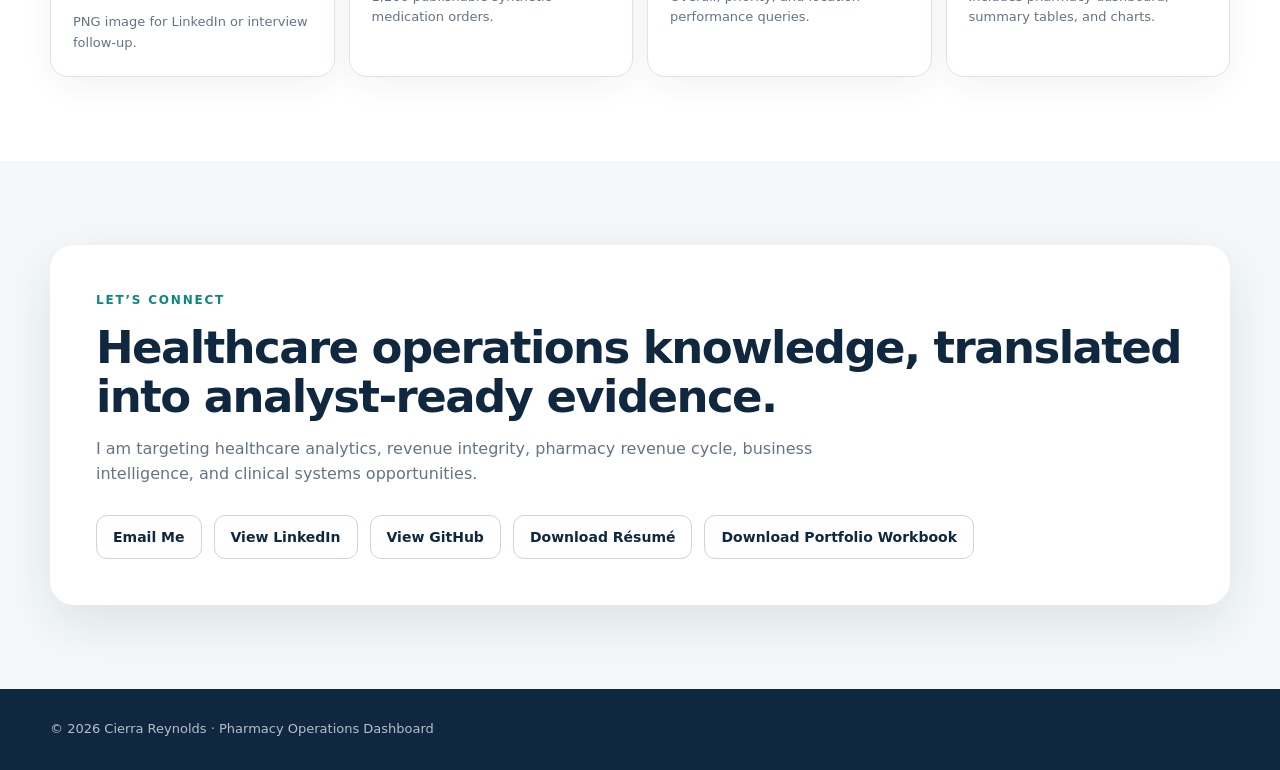
<file: docs/projects/pharmacy-operations.html>
<!doctype html><html lang="en"><head><meta charset="utf-8"><meta name="viewport" content="width=device-width,initial-scale=1"><meta name="description" content="Pharmacy Operations Dashboard case study by Cierra Reynolds."><title>Pharmacy Operations Dashboard | Cierra Reynolds</title><link rel="stylesheet" href="../assets/styles.css"></head><body>
<nav class="nav"><div class="wrap navin"><a class="brand" href="../index.html"><span data-profile="name">Cierra Reynolds</span>, <span data-profile="credentials">CPhT, CRCR, CSPR</span></a><button class="nav-toggle" aria-label="Open navigation">Menu</button><div class="navlinks"><a href="../index.html#about">About</a><a href="../index.html#credentials">Credentials</a><a href="../index.html#projects">Projects</a><a href="../index.html#contact">Contact</a><a class="pill primary" href="../downloads/Cierra_Healthcare_Analytics_Portfolio_Workbook.xlsx" download>Download Workbook</a></div></div></nav>
<header class="project-hero"><div class="wrap"><div class="breadcrumbs"><a href="../index.html">Portfolio</a> / Pharmacy Operations Dashboard</div><div class="project-title"><div class="eyebrow">Complete Healthcare Analytics Case Study</div><h1>Pharmacy Operations Dashboard</h1><p class="lead">An operational-performance case study measuring medication turnaround, on-time reliability, priority queues, location variation, and workflow exceptions.</p></div><div class="project-summary"><div class="summary-panel"><h3>Business question</h3><p>Where are medication-order turnaround and on-time performance strong, and where should pharmacy leadership investigate workflow bottlenecks?</p></div><div class="summary-panel"><h3>Project evidence</h3><ul><li>1,200 synthetic medication orders across five care locations.</li><li>Interactive filters for location, priority, medication, and controlled-substance status.</li><li>KPIs for turnaround, on-time rate, STAT reliability, late volume, and long-running orders.</li><li>Searchable order evidence and PostgreSQL query pack.</li></ul></div></div><div class="actions"><a class="button primary" href="#dashboard">Use Interactive Dashboard</a><a class="button" href="#downloads">Download Project Files</a></div></div></header>
<main><section class="section"><div class="wrap"><div class="disclosure"><strong>Synthetic-data disclosure:</strong> This case study uses simulated, de-identified records created for portfolio demonstration. It contains no PHI and does not describe a real hospital’s performance.</div></div></section>
<section id="dashboard" class="section white"><div class="wrap dashboard-shell"><div class="dashboard-head"><div><div class="eyebrow">Interactive evidence</div><h2>Dashboard</h2><p id="filterSummary" class="section-copy">Showing all records.</p></div><button id="resetFilters" class="button" type="button">Reset Filters</button></div><div id="filterGrid" class="filter-grid"></div><div id="kpis" class="kpi-grid"></div><div id="charts" class="chart-grid"></div><div class="evidence"><h3>Searchable record evidence</h3><div class="table-tools"><input id="tableSearch" type="search" placeholder="Search the filtered records…"><div id="tableMeta" class="table-meta"></div></div><div class="table-wrap"><table id="dataTable" class="data-table"></table></div><div id="tablePager" class="pager"></div></div></div></section>
<section class="section"><div class="wrap"><div class="section-head"><div><div class="eyebrow">Case study narrative</div><h2>What the analysis demonstrates</h2></div></div><div class="case-grid"><article class="case-card"><h3>Methodology</h3><ol><li>Defined operational and financial KPIs before analysis.</li><li>Validated required fields, status values, date ranges, and numeric columns.</li><li>Segmented performance by the business dimensions most likely to guide action.</li><li>Separated volume, rate, financial impact, and aging so priorities were not based on counts alone.</li><li>Translated findings into a measurable operational recommendation.</li></ol></article><article class="case-card finding"><h3>Key findings</h3><ul><li>Overall on-time performance is <strong>92.1%</strong> with an average turnaround of <strong>57.5 minutes</strong>.</li><li>STAT orders achieve <strong>94.8%</strong> on-time performance.</li><li>Scheduled orders have the weakest on-time rate at <strong>80.2%</strong>, indicating that queue rules or batch timing deserve review.</li><li>Women & Children has the lowest location-level on-time rate in the full sample, while Outpatient Infusion performs best.</li></ul></article><article class="case-card recommendation"><h3>Recommendations</h3><ul><li>Create a daily late-order exception report segmented by location, priority, and medication.</li><li>Review scheduled-order batching, due-time logic, and staffing overlap before changing STAT workflows.</li><li>Use a standardized turnaround definition and separate order-entry delay from pharmacy processing time in production.</li><li>Set location-specific targets and require documented root causes for recurring exceptions.</li></ul></article><article class="case-card"><h3>Limitations and next steps</h3><ul><li>The data is synthetic and does not include patient, provider, contract, staffing, or clinical-acuity details.</li><li>Estimated financial impact uses allowed or simulated savings amounts; it is not a guaranteed recovery value.</li><li>A production implementation should add data-quality checks, security controls, scheduled refreshes, ownership, targets, and validated business definitions.</li><li>The next build would connect the same logic to governed source systems and a production BI semantic model.</li></ul></article></div></div></section>
<section id="downloads" class="section white"><div class="wrap"><div class="section-head"><div><div class="eyebrow">Technical package</div><h2>Download the evidence</h2><p class="section-copy">Every project includes the publishable dataset, SQL logic, and the full multi-project Excel workbook.</p></div></div><div class="download-grid"><a class="download-card" href="../linkedin-assets/03-Pharmacy-Operations-Dashboard.png" download><b>Download Dashboard Preview</b><span>PNG image for LinkedIn or interview follow-up.</span></a><a class="download-card" href="../project-files/pharmacy-operations/pharmacy_operations_sample.csv" download><b>Download Project Dataset</b><span>1,200 publishable synthetic medication orders.</span></a><a class="download-card" href="../project-files/pharmacy-operations/pharmacy_operations_analysis.sql" download><b>Download SQL Analysis</b><span>Overall, priority, and location performance queries.</span></a><a class="download-card" href="../downloads/Cierra_Healthcare_Analytics_Portfolio_Workbook.xlsx" download><b>Download Excel Workbook</b><span>Includes pharmacy dashboard, summary tables, and charts.</span></a></div></div></section>
<section id="contact" class="section"><div class="wrap contact-box"><div class="eyebrow">Let’s connect</div><h2>Healthcare operations knowledge, translated into analyst-ready evidence.</h2><p>I am targeting healthcare analytics, revenue integrity, pharmacy revenue cycle, business intelligence, and clinical systems opportunities.</p><div class="contact-actions"><a class="button" data-contact="email">Email Me</a><a class="button" data-contact="linkedin">View LinkedIn</a><a class="button" data-contact="github">View GitHub</a><a class="button" data-contact="resume" download>Download Résumé</a><a class="button" href="../downloads/Cierra_Healthcare_Analytics_Portfolio_Workbook.xlsx" download>Download Portfolio Workbook</a></div></div></section>
</main><footer class="footer"><div class="wrap">© 2026 <span data-profile="name">Cierra Reynolds</span> · Pharmacy Operations Dashboard</div></footer><script src="../assets/site-config.js"></script><script src="../assets/site.js"></script><script src="../assets/project-core.js"></script><script src="../data/pharmacy-data.js"></script><script src="../assets/pharmacy-operations.js"></script></body></html>
</file>
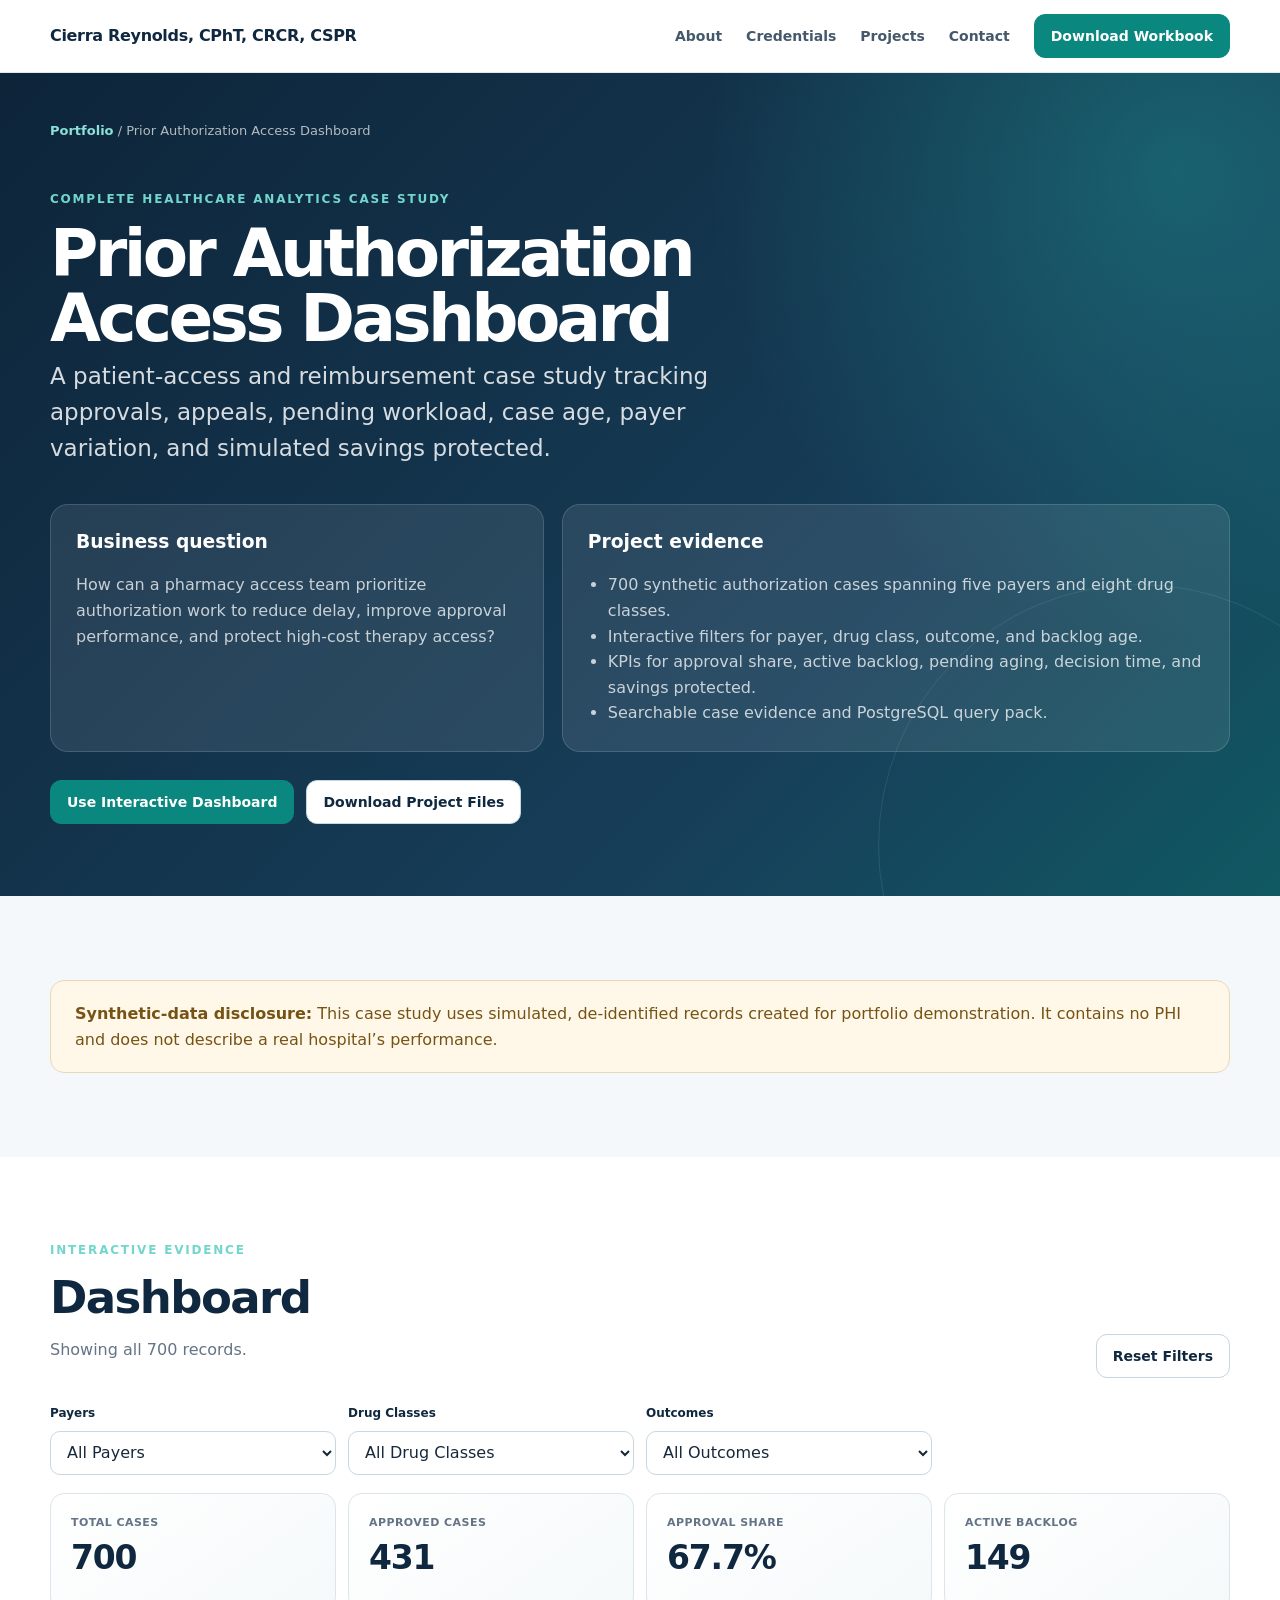
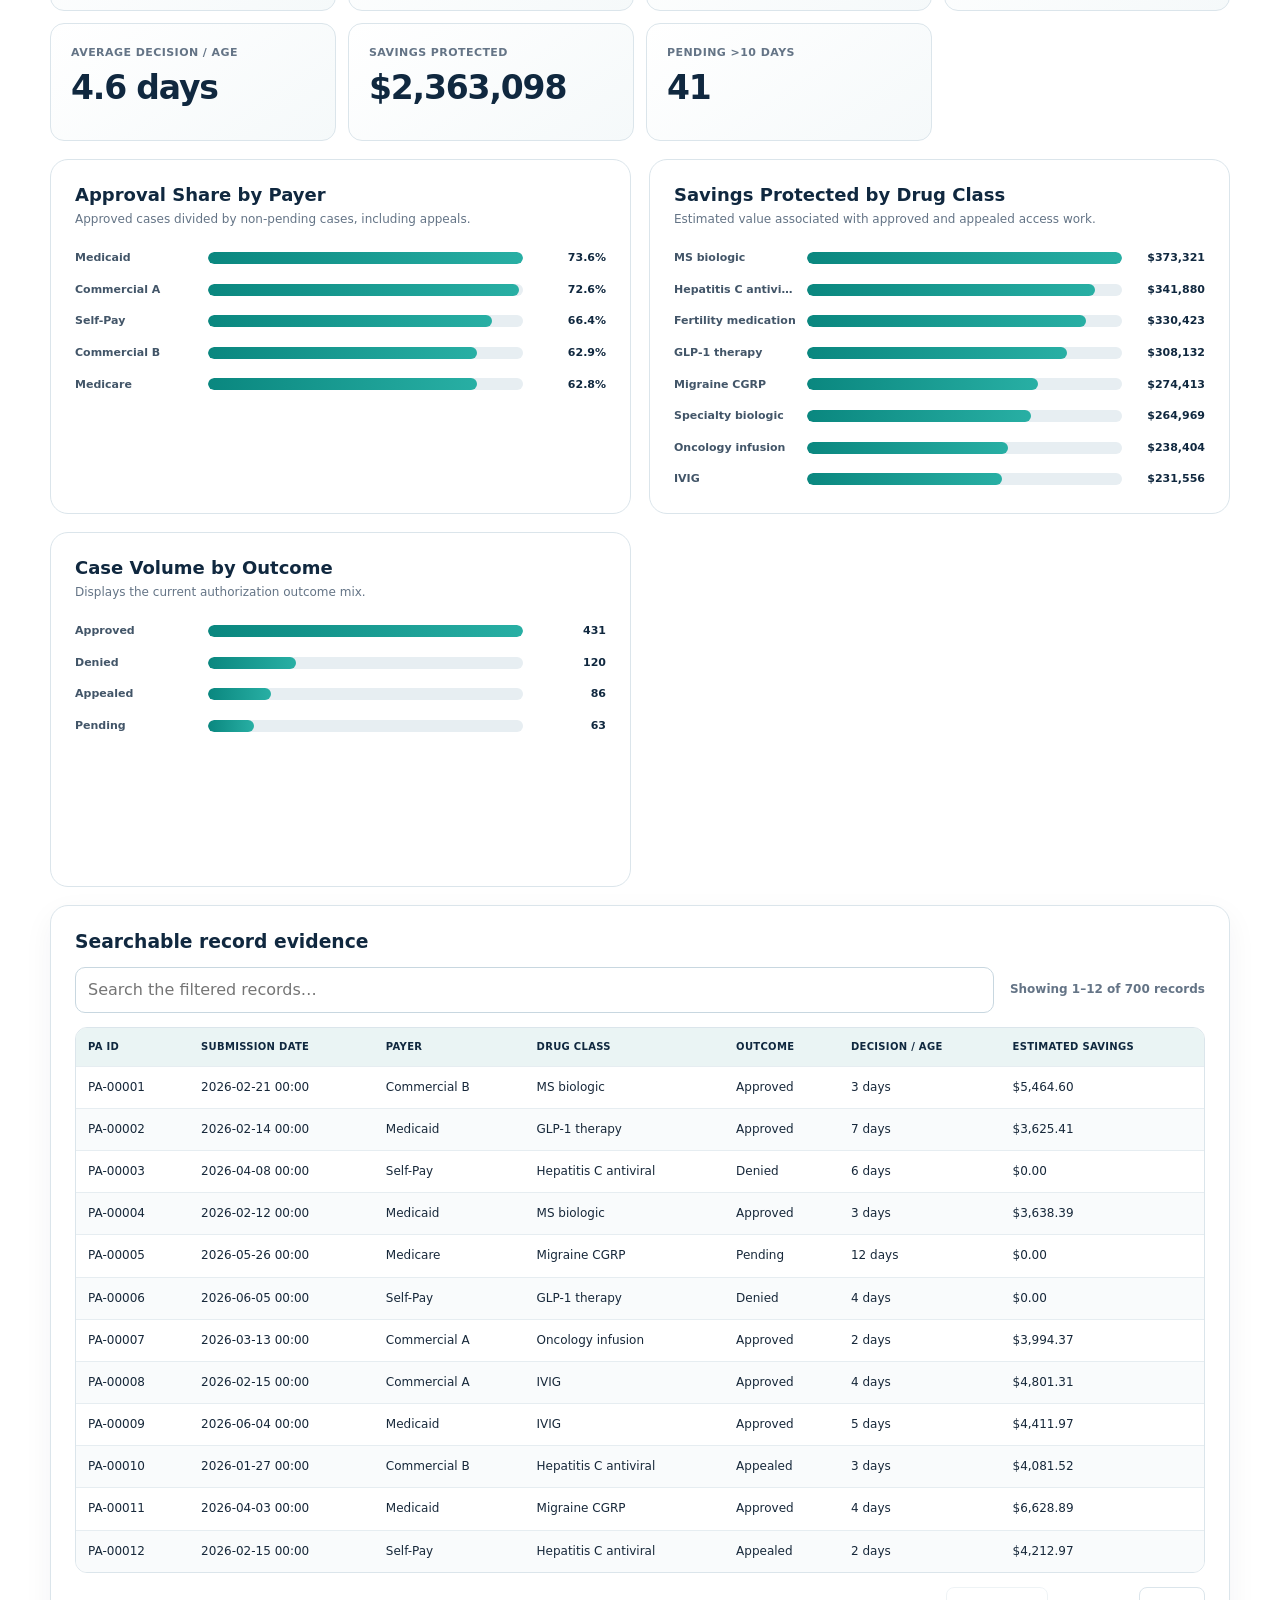
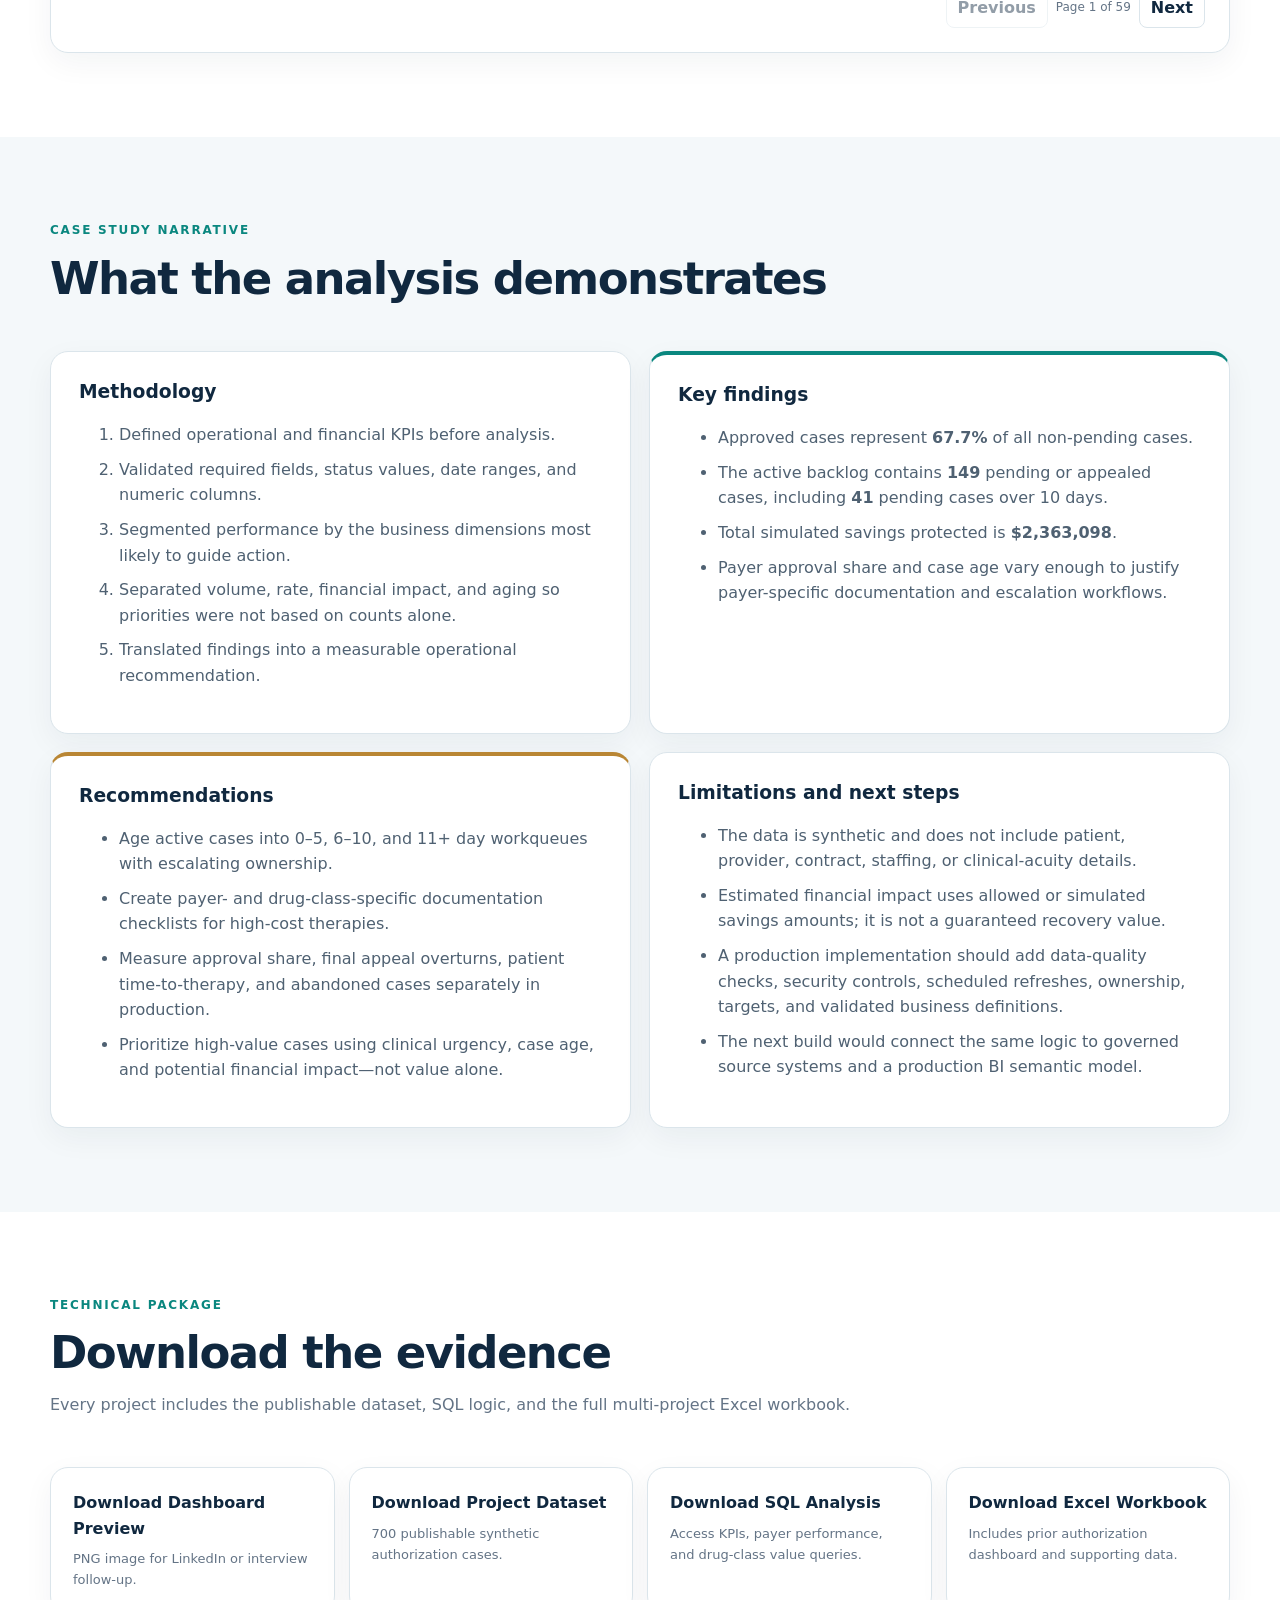
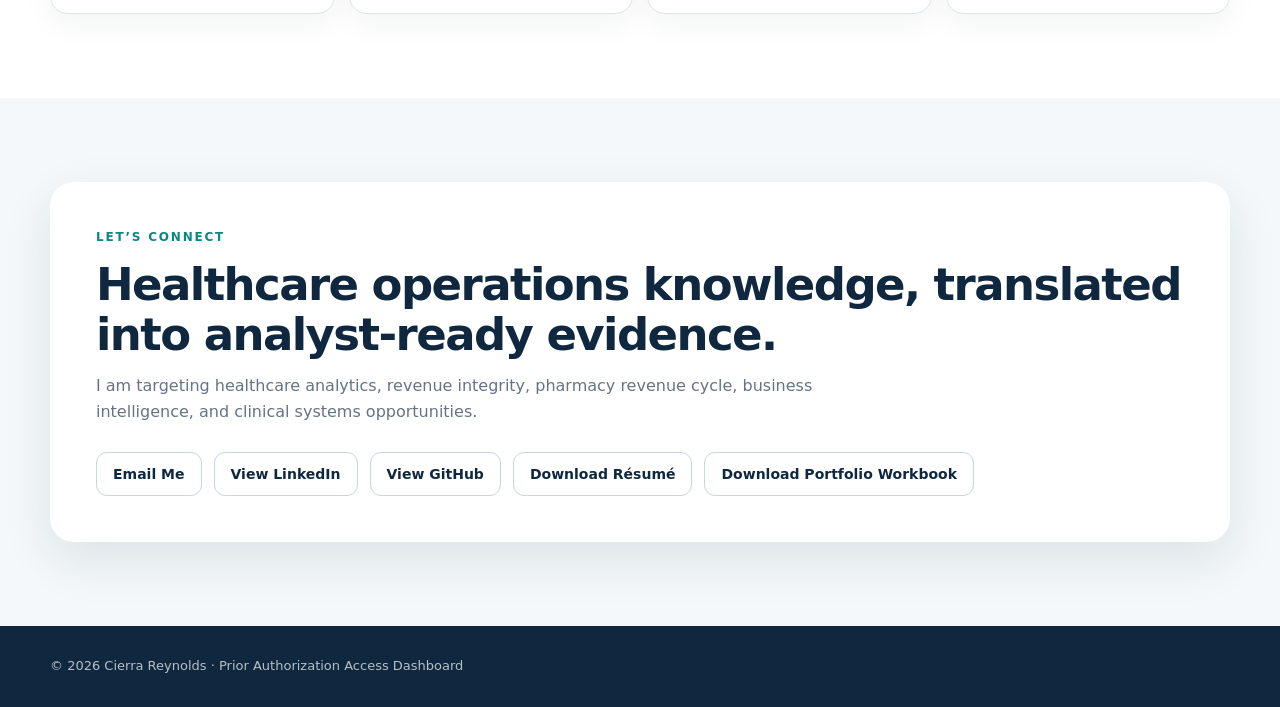
<file: docs/projects/prior-authorization.html>
<!doctype html><html lang="en"><head><meta charset="utf-8"><meta name="viewport" content="width=device-width,initial-scale=1"><meta name="description" content="Prior Authorization Access Dashboard case study by Cierra Reynolds."><title>Prior Authorization Access Dashboard | Cierra Reynolds</title><link rel="stylesheet" href="../assets/styles.css"></head><body>
<nav class="nav"><div class="wrap navin"><a class="brand" href="../index.html"><span data-profile="name">Cierra Reynolds</span>, <span data-profile="credentials">CPhT, CRCR, CSPR</span></a><button class="nav-toggle" aria-label="Open navigation">Menu</button><div class="navlinks"><a href="../index.html#about">About</a><a href="../index.html#credentials">Credentials</a><a href="../index.html#projects">Projects</a><a href="../index.html#contact">Contact</a><a class="pill primary" href="../downloads/Cierra_Healthcare_Analytics_Portfolio_Workbook.xlsx" download>Download Workbook</a></div></div></nav>
<header class="project-hero"><div class="wrap"><div class="breadcrumbs"><a href="../index.html">Portfolio</a> / Prior Authorization Access Dashboard</div><div class="project-title"><div class="eyebrow">Complete Healthcare Analytics Case Study</div><h1>Prior Authorization Access Dashboard</h1><p class="lead">A patient-access and reimbursement case study tracking approvals, appeals, pending workload, case age, payer variation, and simulated savings protected.</p></div><div class="project-summary"><div class="summary-panel"><h3>Business question</h3><p>How can a pharmacy access team prioritize authorization work to reduce delay, improve approval performance, and protect high-cost therapy access?</p></div><div class="summary-panel"><h3>Project evidence</h3><ul><li>700 synthetic authorization cases spanning five payers and eight drug classes.</li><li>Interactive filters for payer, drug class, outcome, and backlog age.</li><li>KPIs for approval share, active backlog, pending aging, decision time, and savings protected.</li><li>Searchable case evidence and PostgreSQL query pack.</li></ul></div></div><div class="actions"><a class="button primary" href="#dashboard">Use Interactive Dashboard</a><a class="button" href="#downloads">Download Project Files</a></div></div></header>
<main><section class="section"><div class="wrap"><div class="disclosure"><strong>Synthetic-data disclosure:</strong> This case study uses simulated, de-identified records created for portfolio demonstration. It contains no PHI and does not describe a real hospital’s performance.</div></div></section>
<section id="dashboard" class="section white"><div class="wrap dashboard-shell"><div class="dashboard-head"><div><div class="eyebrow">Interactive evidence</div><h2>Dashboard</h2><p id="filterSummary" class="section-copy">Showing all records.</p></div><button id="resetFilters" class="button" type="button">Reset Filters</button></div><div id="filterGrid" class="filter-grid"></div><div id="kpis" class="kpi-grid"></div><div id="charts" class="chart-grid"></div><div class="evidence"><h3>Searchable record evidence</h3><div class="table-tools"><input id="tableSearch" type="search" placeholder="Search the filtered records…"><div id="tableMeta" class="table-meta"></div></div><div class="table-wrap"><table id="dataTable" class="data-table"></table></div><div id="tablePager" class="pager"></div></div></div></section>
<section class="section"><div class="wrap"><div class="section-head"><div><div class="eyebrow">Case study narrative</div><h2>What the analysis demonstrates</h2></div></div><div class="case-grid"><article class="case-card"><h3>Methodology</h3><ol><li>Defined operational and financial KPIs before analysis.</li><li>Validated required fields, status values, date ranges, and numeric columns.</li><li>Segmented performance by the business dimensions most likely to guide action.</li><li>Separated volume, rate, financial impact, and aging so priorities were not based on counts alone.</li><li>Translated findings into a measurable operational recommendation.</li></ol></article><article class="case-card finding"><h3>Key findings</h3><ul><li>Approved cases represent <strong>67.7%</strong> of all non-pending cases.</li><li>The active backlog contains <strong>149</strong> pending or appealed cases, including <strong>41</strong> pending cases over 10 days.</li><li>Total simulated savings protected is <strong>$2,363,098</strong>.</li><li>Payer approval share and case age vary enough to justify payer-specific documentation and escalation workflows.</li></ul></article><article class="case-card recommendation"><h3>Recommendations</h3><ul><li>Age active cases into 0–5, 6–10, and 11+ day workqueues with escalating ownership.</li><li>Create payer- and drug-class-specific documentation checklists for high-cost therapies.</li><li>Measure approval share, final appeal overturns, patient time-to-therapy, and abandoned cases separately in production.</li><li>Prioritize high-value cases using clinical urgency, case age, and potential financial impact—not value alone.</li></ul></article><article class="case-card"><h3>Limitations and next steps</h3><ul><li>The data is synthetic and does not include patient, provider, contract, staffing, or clinical-acuity details.</li><li>Estimated financial impact uses allowed or simulated savings amounts; it is not a guaranteed recovery value.</li><li>A production implementation should add data-quality checks, security controls, scheduled refreshes, ownership, targets, and validated business definitions.</li><li>The next build would connect the same logic to governed source systems and a production BI semantic model.</li></ul></article></div></div></section>
<section id="downloads" class="section white"><div class="wrap"><div class="section-head"><div><div class="eyebrow">Technical package</div><h2>Download the evidence</h2><p class="section-copy">Every project includes the publishable dataset, SQL logic, and the full multi-project Excel workbook.</p></div></div><div class="download-grid"><a class="download-card" href="../linkedin-assets/04-Prior-Authorization-Dashboard.png" download><b>Download Dashboard Preview</b><span>PNG image for LinkedIn or interview follow-up.</span></a><a class="download-card" href="../project-files/prior-authorization/prior_authorization_sample.csv" download><b>Download Project Dataset</b><span>700 publishable synthetic authorization cases.</span></a><a class="download-card" href="../project-files/prior-authorization/prior_authorization_analysis.sql" download><b>Download SQL Analysis</b><span>Access KPIs, payer performance, and drug-class value queries.</span></a><a class="download-card" href="../downloads/Cierra_Healthcare_Analytics_Portfolio_Workbook.xlsx" download><b>Download Excel Workbook</b><span>Includes prior authorization dashboard and supporting data.</span></a></div></div></section>
<section id="contact" class="section"><div class="wrap contact-box"><div class="eyebrow">Let’s connect</div><h2>Healthcare operations knowledge, translated into analyst-ready evidence.</h2><p>I am targeting healthcare analytics, revenue integrity, pharmacy revenue cycle, business intelligence, and clinical systems opportunities.</p><div class="contact-actions"><a class="button" data-contact="email">Email Me</a><a class="button" data-contact="linkedin">View LinkedIn</a><a class="button" data-contact="github">View GitHub</a><a class="button" data-contact="resume" download>Download Résumé</a><a class="button" href="../downloads/Cierra_Healthcare_Analytics_Portfolio_Workbook.xlsx" download>Download Portfolio Workbook</a></div></div></section>
</main><footer class="footer"><div class="wrap">© 2026 <span data-profile="name">Cierra Reynolds</span> · Prior Authorization Access Dashboard</div></footer><script src="../assets/site-config.js"></script><script src="../assets/site.js"></script><script src="../assets/project-core.js"></script><script src="../data/pa-data.js"></script><script src="../assets/prior-authorization.js"></script></body></html>
</file>
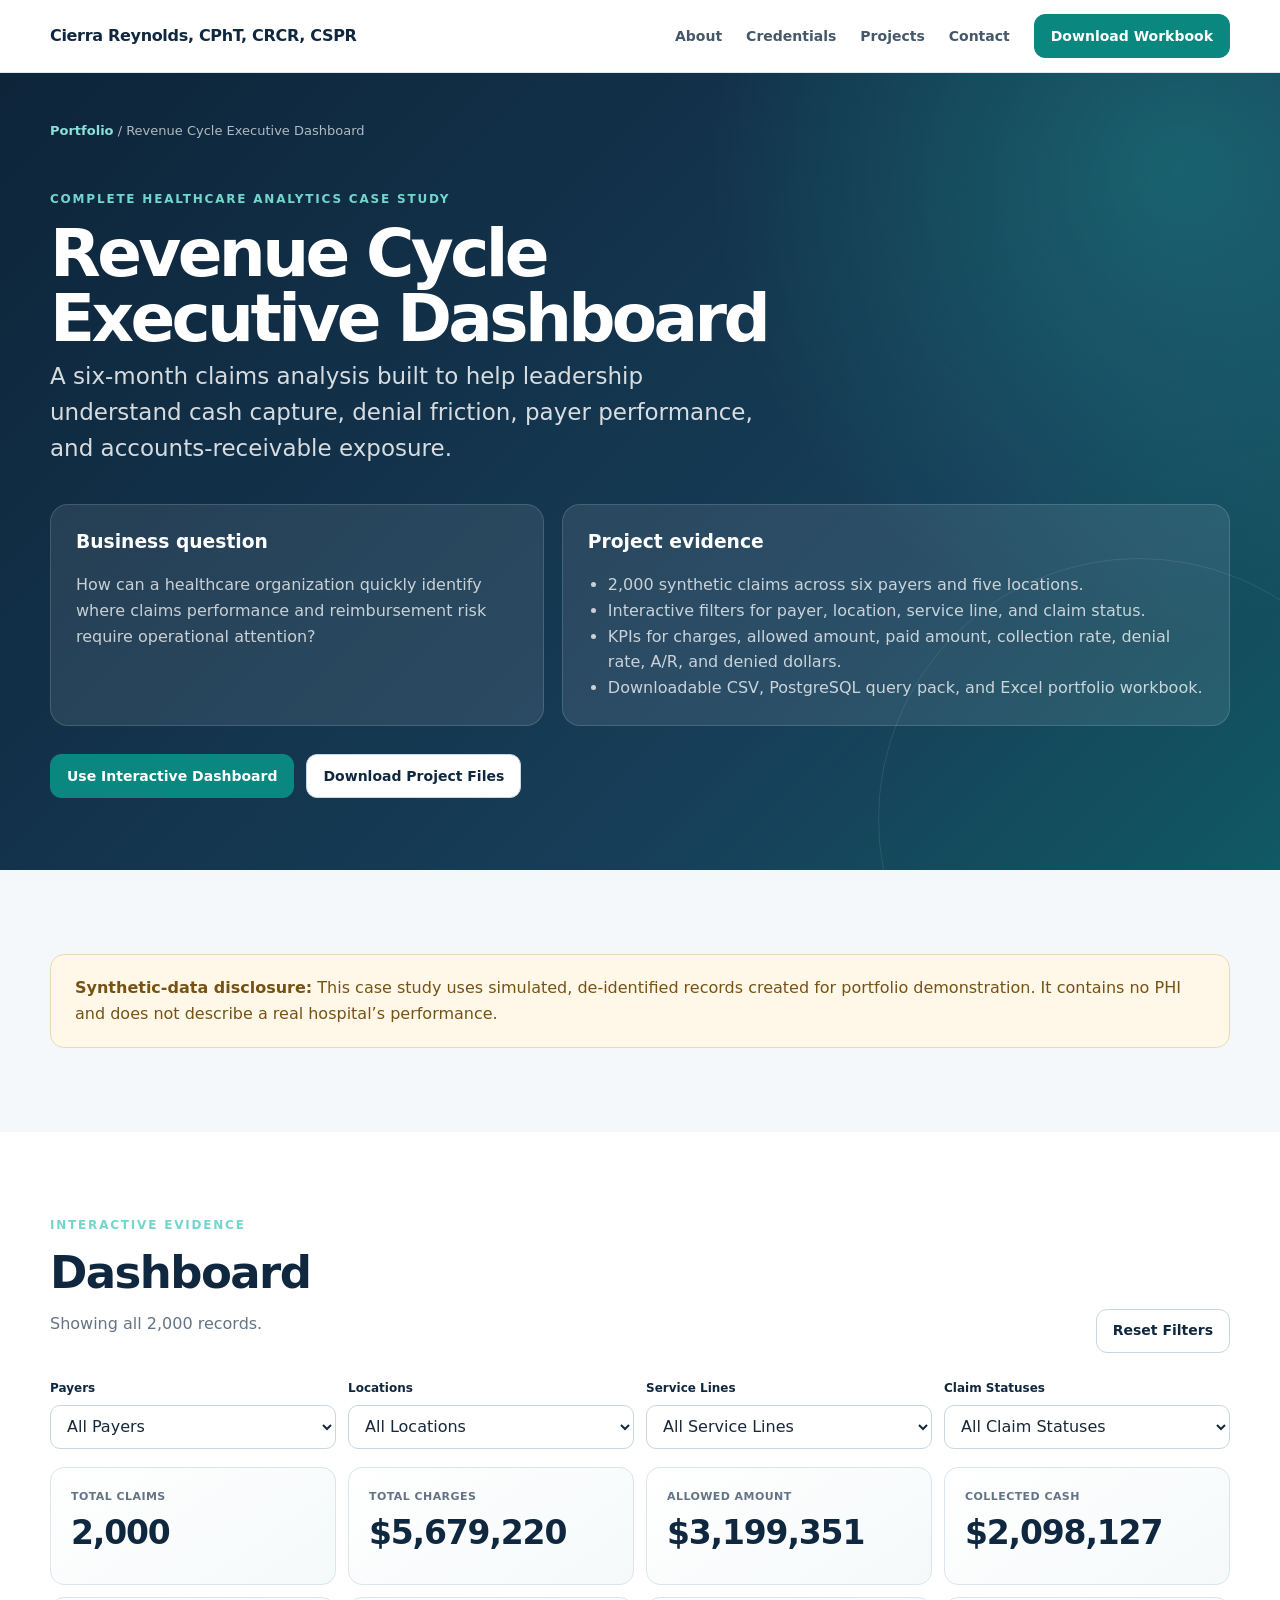
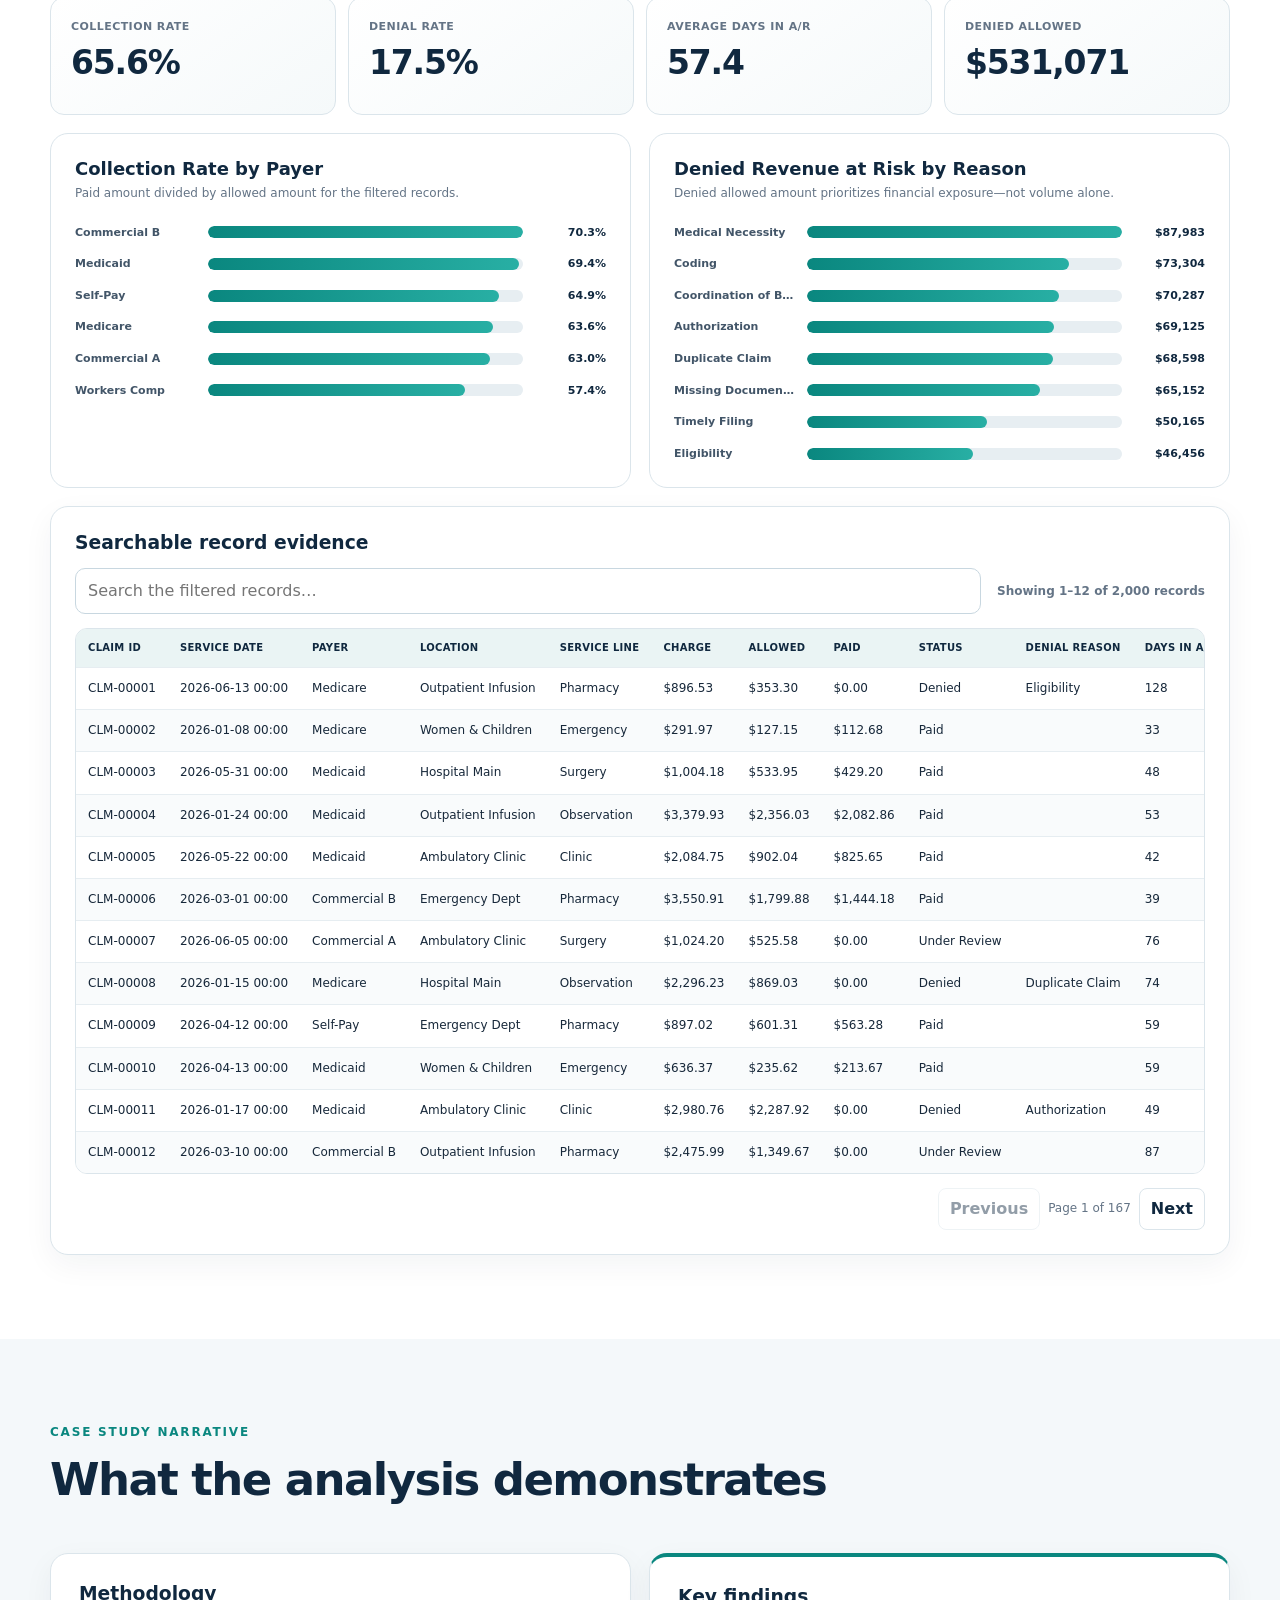
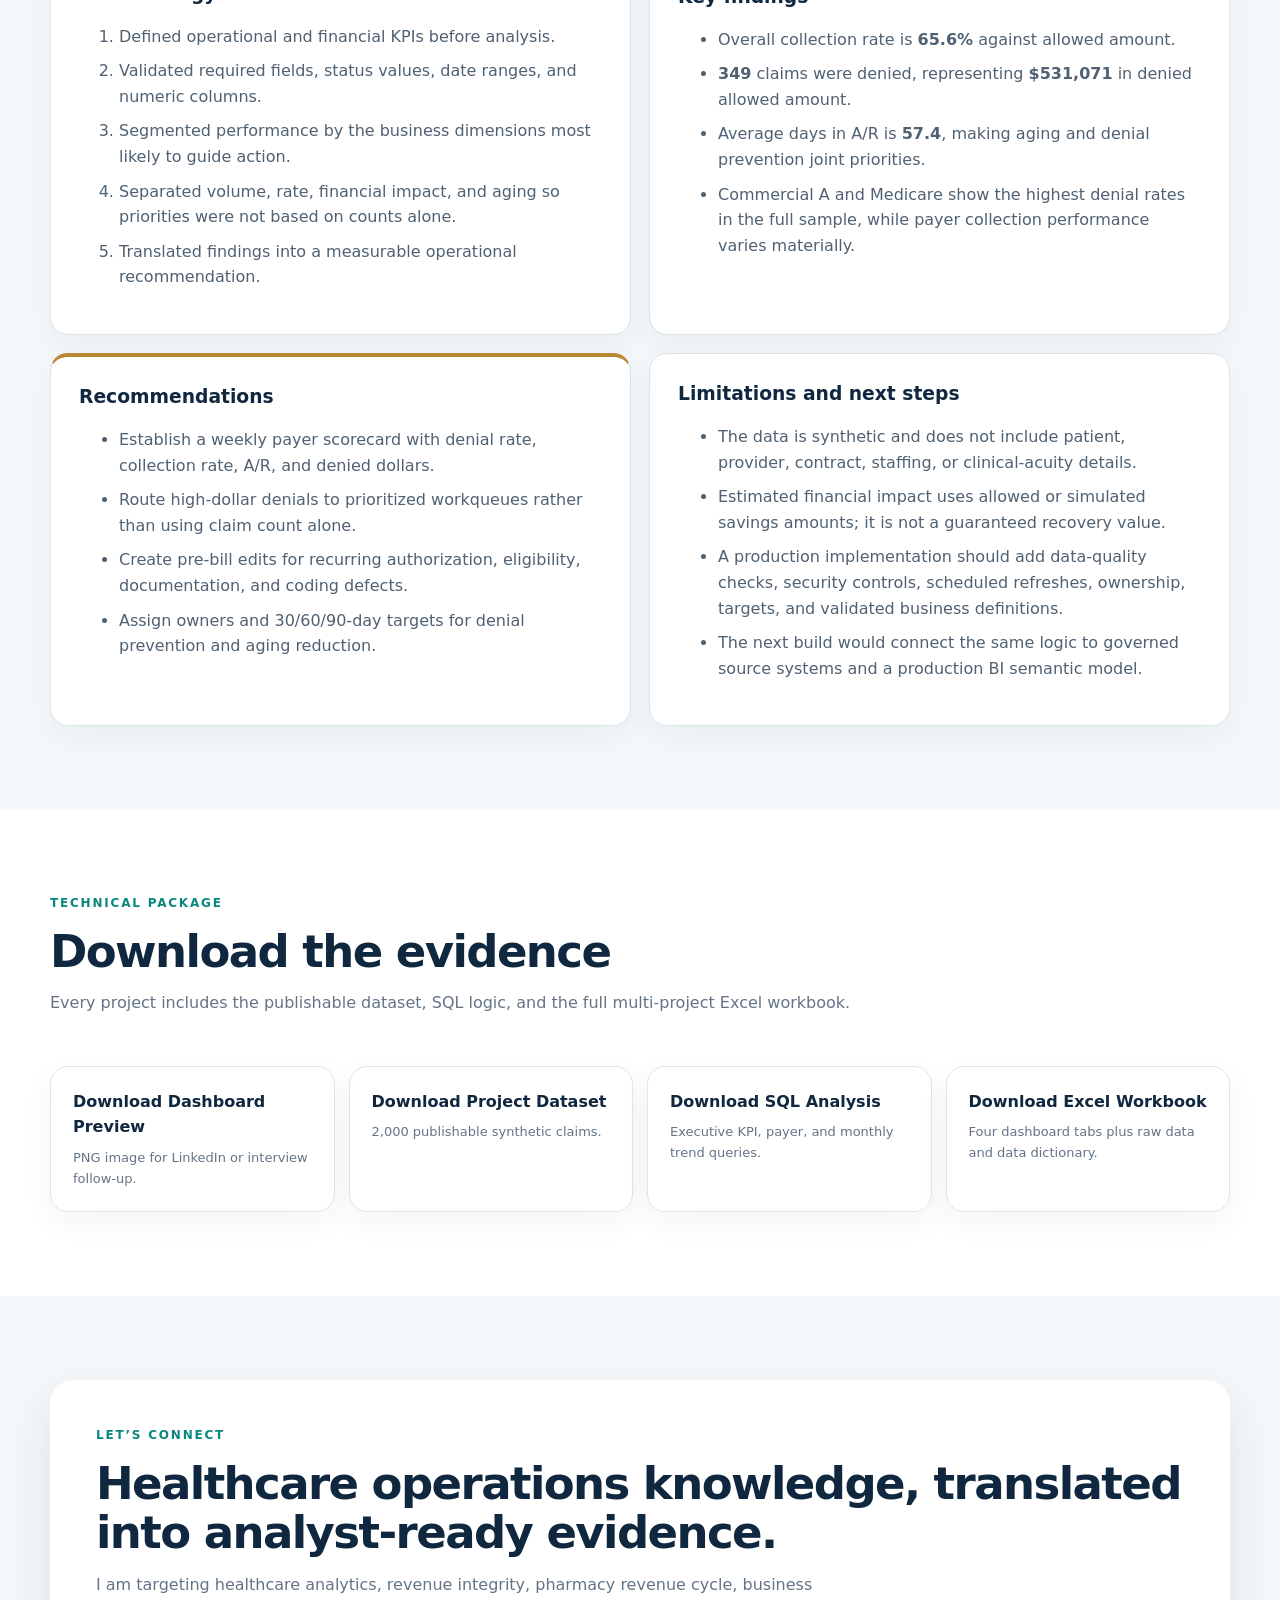
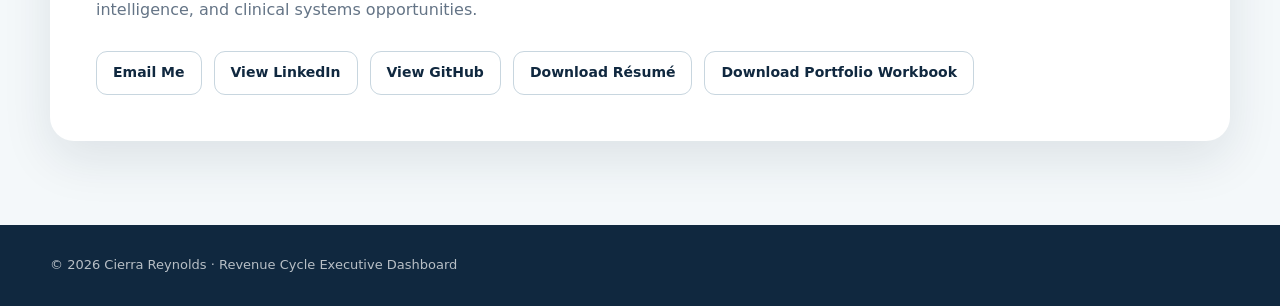
<file: docs/projects/revenue-cycle.html>
<!doctype html><html lang="en"><head><meta charset="utf-8"><meta name="viewport" content="width=device-width,initial-scale=1"><meta name="description" content="Revenue Cycle Executive Dashboard case study by Cierra Reynolds."><title>Revenue Cycle Executive Dashboard | Cierra Reynolds</title><link rel="stylesheet" href="../assets/styles.css"></head><body>
<nav class="nav"><div class="wrap navin"><a class="brand" href="../index.html"><span data-profile="name">Cierra Reynolds</span>, <span data-profile="credentials">CPhT, CRCR, CSPR</span></a><button class="nav-toggle" aria-label="Open navigation">Menu</button><div class="navlinks"><a href="../index.html#about">About</a><a href="../index.html#credentials">Credentials</a><a href="../index.html#projects">Projects</a><a href="../index.html#contact">Contact</a><a class="pill primary" href="../downloads/Cierra_Healthcare_Analytics_Portfolio_Workbook.xlsx" download>Download Workbook</a></div></div></nav>
<header class="project-hero"><div class="wrap"><div class="breadcrumbs"><a href="../index.html">Portfolio</a> / Revenue Cycle Executive Dashboard</div><div class="project-title"><div class="eyebrow">Complete Healthcare Analytics Case Study</div><h1>Revenue Cycle Executive Dashboard</h1><p class="lead">A six-month claims analysis built to help leadership understand cash capture, denial friction, payer performance, and accounts-receivable exposure.</p></div><div class="project-summary"><div class="summary-panel"><h3>Business question</h3><p>How can a healthcare organization quickly identify where claims performance and reimbursement risk require operational attention?</p></div><div class="summary-panel"><h3>Project evidence</h3><ul><li>2,000 synthetic claims across six payers and five locations.</li><li>Interactive filters for payer, location, service line, and claim status.</li><li>KPIs for charges, allowed amount, paid amount, collection rate, denial rate, A/R, and denied dollars.</li><li>Downloadable CSV, PostgreSQL query pack, and Excel portfolio workbook.</li></ul></div></div><div class="actions"><a class="button primary" href="#dashboard">Use Interactive Dashboard</a><a class="button" href="#downloads">Download Project Files</a></div></div></header>
<main><section class="section"><div class="wrap"><div class="disclosure"><strong>Synthetic-data disclosure:</strong> This case study uses simulated, de-identified records created for portfolio demonstration. It contains no PHI and does not describe a real hospital’s performance.</div></div></section>
<section id="dashboard" class="section white"><div class="wrap dashboard-shell"><div class="dashboard-head"><div><div class="eyebrow">Interactive evidence</div><h2>Dashboard</h2><p id="filterSummary" class="section-copy">Showing all records.</p></div><button id="resetFilters" class="button" type="button">Reset Filters</button></div><div id="filterGrid" class="filter-grid"></div><div id="kpis" class="kpi-grid"></div><div id="charts" class="chart-grid"></div><div class="evidence"><h3>Searchable record evidence</h3><div class="table-tools"><input id="tableSearch" type="search" placeholder="Search the filtered records…"><div id="tableMeta" class="table-meta"></div></div><div class="table-wrap"><table id="dataTable" class="data-table"></table></div><div id="tablePager" class="pager"></div></div></div></section>
<section class="section"><div class="wrap"><div class="section-head"><div><div class="eyebrow">Case study narrative</div><h2>What the analysis demonstrates</h2></div></div><div class="case-grid"><article class="case-card"><h3>Methodology</h3><ol><li>Defined operational and financial KPIs before analysis.</li><li>Validated required fields, status values, date ranges, and numeric columns.</li><li>Segmented performance by the business dimensions most likely to guide action.</li><li>Separated volume, rate, financial impact, and aging so priorities were not based on counts alone.</li><li>Translated findings into a measurable operational recommendation.</li></ol></article><article class="case-card finding"><h3>Key findings</h3><ul><li>Overall collection rate is <strong>65.6%</strong> against allowed amount.</li><li><strong>349</strong> claims were denied, representing <strong>$531,071</strong> in denied allowed amount.</li><li>Average days in A/R is <strong>57.4</strong>, making aging and denial prevention joint priorities.</li><li>Commercial A and Medicare show the highest denial rates in the full sample, while payer collection performance varies materially.</li></ul></article><article class="case-card recommendation"><h3>Recommendations</h3><ul><li>Establish a weekly payer scorecard with denial rate, collection rate, A/R, and denied dollars.</li><li>Route high-dollar denials to prioritized workqueues rather than using claim count alone.</li><li>Create pre-bill edits for recurring authorization, eligibility, documentation, and coding defects.</li><li>Assign owners and 30/60/90-day targets for denial prevention and aging reduction.</li></ul></article><article class="case-card"><h3>Limitations and next steps</h3><ul><li>The data is synthetic and does not include patient, provider, contract, staffing, or clinical-acuity details.</li><li>Estimated financial impact uses allowed or simulated savings amounts; it is not a guaranteed recovery value.</li><li>A production implementation should add data-quality checks, security controls, scheduled refreshes, ownership, targets, and validated business definitions.</li><li>The next build would connect the same logic to governed source systems and a production BI semantic model.</li></ul></article></div></div></section>
<section id="downloads" class="section white"><div class="wrap"><div class="section-head"><div><div class="eyebrow">Technical package</div><h2>Download the evidence</h2><p class="section-copy">Every project includes the publishable dataset, SQL logic, and the full multi-project Excel workbook.</p></div></div><div class="download-grid"><a class="download-card" href="../linkedin-assets/01-Revenue-Cycle-Dashboard.png" download><b>Download Dashboard Preview</b><span>PNG image for LinkedIn or interview follow-up.</span></a><a class="download-card" href="../project-files/revenue-cycle/revenue_cycle_claims_sample.csv" download><b>Download Project Dataset</b><span>2,000 publishable synthetic claims.</span></a><a class="download-card" href="../project-files/revenue-cycle/revenue_cycle_analysis.sql" download><b>Download SQL Analysis</b><span>Executive KPI, payer, and monthly trend queries.</span></a><a class="download-card" href="../downloads/Cierra_Healthcare_Analytics_Portfolio_Workbook.xlsx" download><b>Download Excel Workbook</b><span>Four dashboard tabs plus raw data and data dictionary.</span></a></div></div></section>
<section id="contact" class="section"><div class="wrap contact-box"><div class="eyebrow">Let’s connect</div><h2>Healthcare operations knowledge, translated into analyst-ready evidence.</h2><p>I am targeting healthcare analytics, revenue integrity, pharmacy revenue cycle, business intelligence, and clinical systems opportunities.</p><div class="contact-actions"><a class="button" data-contact="email">Email Me</a><a class="button" data-contact="linkedin">View LinkedIn</a><a class="button" data-contact="github">View GitHub</a><a class="button" data-contact="resume" download>Download Résumé</a><a class="button" href="../downloads/Cierra_Healthcare_Analytics_Portfolio_Workbook.xlsx" download>Download Portfolio Workbook</a></div></div></section>
</main><footer class="footer"><div class="wrap">© 2026 <span data-profile="name">Cierra Reynolds</span> · Revenue Cycle Executive Dashboard</div></footer><script src="../assets/site-config.js"></script><script src="../assets/site.js"></script><script src="../assets/project-core.js"></script><script src="../data/claims-data.js"></script><script src="../assets/revenue-cycle.js"></script></body></html>
</file>
<file: docs/assets/styles.css>
:root {
  --navy: #10283f;
  --navy-2: #173b58;
  --teal: #0a877f;
  --teal-dark: #07675f;
  --teal-soft: #e5f5f2;
  --gold: #b98634;
  --ink: #17283a;
  --muted: #647486;
  --line: #dbe5eb;
  --surface: #f4f8fa;
  --white: #ffffff;
  --success: #1b7d50;
  --warning: #a56712;
  --danger: #b74646;
  --shadow: 0 18px 50px rgba(16, 40, 63, 0.10);
  --radius: 18px;
}

* {
  box-sizing: border-box;
}

html {
  scroll-behavior: smooth;
}

body {
  margin: 0;
  color: var(--ink);
  background: var(--surface);
  font-family: Inter, ui-sans-serif, system-ui, -apple-system, BlinkMacSystemFont,
    "Segoe UI", sans-serif;
  line-height: 1.6;
}

a {
  color: inherit;
}

button,
input,
select {
  font: inherit;
}

button,
a {
  -webkit-tap-highlight-color: transparent;
}

:focus-visible {
  outline: 3px solid rgba(10, 135, 127, 0.35);
  outline-offset: 3px;
}

.wrap {
  width: min(1180px, calc(100% - 40px));
  margin: 0 auto;
}

.nav {
  position: sticky;
  top: 0;
  z-index: 50;
  border-bottom: 1px solid rgba(219, 229, 235, 0.85);
  background: rgba(255, 255, 255, 0.95);
  backdrop-filter: blur(18px);
}

.navin {
  min-height: 72px;
  display: flex;
  align-items: center;
  justify-content: space-between;
  gap: 24px;
}

.brand {
  color: var(--navy);
  font-weight: 800;
  text-decoration: none;
  letter-spacing: -0.02em;
}

.navlinks {
  display: flex;
  align-items: center;
  gap: 24px;
}

.navlinks > a {
  color: #45586b;
  font-size: 14px;
  font-weight: 700;
  text-decoration: none;
}

.navlinks > a:hover {
  color: var(--teal);
}

.nav-toggle {
  display: none;
  padding: 9px 13px;
  border: 1px solid var(--line);
  border-radius: 10px;
  color: var(--navy);
  background: var(--white);
  font-weight: 800;
  cursor: pointer;
}

.pill,
.button {
  display: inline-flex;
  align-items: center;
  justify-content: center;
  min-height: 44px;
  padding: 10px 16px;
  border: 1px solid #c8d6df;
  border-radius: 11px;
  color: var(--navy);
  background: var(--white);
  font-size: 14px;
  font-weight: 800;
  line-height: 1.2;
  text-align: center;
  text-decoration: none;
  cursor: pointer;
  transition: transform 160ms ease, box-shadow 160ms ease, background 160ms ease;
}

.pill:hover,
.button:hover {
  transform: translateY(-1px);
  box-shadow: 0 10px 24px rgba(16, 40, 63, 0.11);
}

.primary {
  border-color: var(--teal);
  color: var(--white) !important;
  background: var(--teal);
}

.primary:hover {
  background: var(--teal-dark);
}

.hero,
.project-hero {
  position: relative;
  overflow: hidden;
  color: var(--white);
  background:
    radial-gradient(circle at 92% 12%, rgba(32, 178, 164, 0.32), transparent 34%),
    linear-gradient(135deg, #0d2439 0%, #173e59 68%, #0a706b 128%);
}

.hero::after,
.project-hero::after {
  position: absolute;
  right: -120px;
  bottom: -210px;
  width: 520px;
  height: 520px;
  border: 1px solid rgba(255, 255, 255, 0.09);
  border-radius: 50%;
  content: "";
}

.hero-grid {
  position: relative;
  z-index: 1;
  min-height: 570px;
  padding: 96px 0 88px;
  display: grid;
  grid-template-columns: minmax(0, 1.25fr) minmax(330px, 0.75fr);
  gap: 70px;
  align-items: center;
}

.eyebrow {
  margin-bottom: 13px;
  color: #72d6cc;
  font-size: 12px;
  font-weight: 900;
  letter-spacing: 0.15em;
  text-transform: uppercase;
}

h1,
h2,
h3,
p {
  margin-top: 0;
}

h1 {
  max-width: 820px;
  margin-bottom: 8px;
  font-size: clamp(43px, 7vw, 78px);
  line-height: 0.98;
  letter-spacing: -0.055em;
}

h2 {
  margin-bottom: 14px;
  color: var(--navy);
  font-size: clamp(29px, 4vw, 45px);
  line-height: 1.1;
  letter-spacing: -0.035em;
}

h3 {
  color: var(--navy);
  line-height: 1.25;
}

.credentials {
  margin-bottom: 20px;
  color: #b7ebe5;
  font-size: 20px;
  font-weight: 800;
}

.lead {
  max-width: 720px;
  color: rgba(255, 255, 255, 0.83);
  font-size: clamp(18px, 2.2vw, 23px);
  line-height: 1.55;
}

.actions,
.contact-actions {
  display: flex;
  flex-wrap: wrap;
  gap: 12px;
  margin-top: 28px;
}

.hero-card {
  padding: 30px;
  border: 1px solid rgba(255, 255, 255, 0.18);
  border-radius: 24px;
  background: rgba(255, 255, 255, 0.10);
  box-shadow: 0 24px 70px rgba(0, 0, 0, 0.17);
  backdrop-filter: blur(16px);
}

.hero-card .big {
  margin-bottom: 4px;
  font-size: 34px;
  font-weight: 900;
}

.hero-card > div[style] {
  color: rgba(255, 255, 255, 0.72) !important;
}

.mini-grid,
.metrics {
  display: grid;
  grid-template-columns: repeat(2, minmax(0, 1fr));
  gap: 12px;
}

.mini-grid {
  margin-top: 24px;
}

.mini {
  padding: 17px;
  border-radius: 14px;
  background: rgba(255, 255, 255, 0.10);
}

.mini b,
.mini span {
  display: block;
}

.mini b {
  font-size: 18px;
}

.mini span {
  margin-top: 3px;
  color: rgba(255, 255, 255, 0.68);
  font-size: 12px;
}

.section {
  padding: 84px 0;
}

.section.white {
  background: var(--white);
}

.section-head {
  display: flex;
  align-items: end;
  justify-content: space-between;
  gap: 30px;
  margin-bottom: 34px;
}

.section-head .eyebrow,
.contact-box .eyebrow {
  color: var(--teal);
}

.section-copy {
  max-width: 820px;
  color: var(--muted);
}

.metrics {
  grid-template-columns: repeat(4, minmax(0, 1fr));
  margin-top: 34px;
}

.metric,
.card,
.case-card,
.summary-panel,
.download-card,
.evidence {
  border: 1px solid var(--line);
  border-radius: var(--radius);
  background: var(--white);
  box-shadow: 0 10px 30px rgba(16, 40, 63, 0.05);
}

.metric {
  min-height: 135px;
  padding: 24px;
}

.metric b,
.metric small {
  display: block;
}

.metric b {
  color: var(--navy);
  font-size: clamp(25px, 3vw, 36px);
  letter-spacing: -0.04em;
}

.metric small {
  margin-top: 8px;
  color: var(--muted);
  font-weight: 650;
}

.cards {
  display: grid;
  grid-template-columns: repeat(2, minmax(0, 1fr));
  gap: 22px;
}

.card {
  padding: 30px;
}

.project-card {
  display: flex;
  flex-direction: column;
}

.project-card p {
  color: var(--muted);
}

.project-card .number {
  margin-bottom: 8px;
  color: var(--teal);
  font-size: 12px;
  font-weight: 900;
  letter-spacing: 0.13em;
  text-transform: uppercase;
}

.project-card h3 {
  margin-bottom: 12px;
  font-size: 24px;
}

.project-kpis {
  display: grid;
  grid-template-columns: repeat(3, minmax(0, 1fr));
  gap: 10px;
  margin: 8px 0 20px;
}

.project-kpis > div {
  padding: 12px;
  border-radius: 11px;
  background: var(--surface);
}

.project-kpis b,
.project-kpis small {
  display: block;
}

.project-kpis b {
  color: var(--navy);
}

.project-kpis small {
  color: var(--muted);
  font-size: 10px;
}

.tags {
  display: flex;
  flex-wrap: wrap;
  gap: 8px;
  margin-bottom: 24px;
}

.tag {
  padding: 6px 10px;
  border-radius: 999px;
  color: var(--teal-dark);
  background: var(--teal-soft);
  font-size: 11px;
  font-weight: 800;
}

.project-card > .button {
  align-self: flex-start;
  margin-top: auto;
}

.disclosure {
  padding: 20px 24px;
  border: 1px solid #ead8b4;
  border-radius: 14px;
  color: #765314;
  background: #fff8e8;
}

.contact-box {
  padding: 46px;
  border-radius: 24px;
  background: var(--white);
  box-shadow: var(--shadow);
}

.contact-box p {
  max-width: 760px;
  color: var(--muted);
}

.footer {
  padding: 30px 0;
  color: rgba(255, 255, 255, 0.70);
  background: var(--navy);
  font-size: 13px;
}

.project-hero .wrap {
  position: relative;
  z-index: 1;
  padding: 48px 0 72px;
}

.breadcrumbs {
  margin-bottom: 48px;
  color: rgba(255, 255, 255, 0.68);
  font-size: 13px;
}

.breadcrumbs a {
  color: #8be0d8;
  font-weight: 800;
  text-decoration: none;
}

.project-title h1 {
  font-size: clamp(38px, 6vw, 66px);
}

.project-summary {
  display: grid;
  grid-template-columns: 0.85fr 1.15fr;
  gap: 18px;
  margin-top: 38px;
}

.summary-panel {
  padding: 25px;
  border-color: rgba(255, 255, 255, 0.14);
  background: rgba(255, 255, 255, 0.09);
  box-shadow: none;
}

.summary-panel h3 {
  color: var(--white);
}

.summary-panel p,
.summary-panel li {
  color: rgba(255, 255, 255, 0.75);
}

.summary-panel ul {
  margin-bottom: 0;
  padding-left: 20px;
}

.dashboard-shell {
  padding: 0;
}

.dashboard-head {
  display: flex;
  justify-content: space-between;
  align-items: end;
  gap: 24px;
  margin-bottom: 26px;
}

.filter-grid {
  display: grid;
  grid-template-columns: repeat(4, minmax(0, 1fr));
  gap: 12px;
  margin-bottom: 18px;
}

.filter-field label {
  display: block;
  margin-bottom: 7px;
  color: var(--navy);
  font-size: 12px;
  font-weight: 850;
}

.filter-field select,
.table-tools input {
  width: 100%;
  min-height: 44px;
  padding: 9px 12px;
  border: 1px solid #c8d7e0;
  border-radius: 10px;
  color: var(--ink);
  background: var(--white);
}

.kpi-grid {
  display: grid;
  grid-template-columns: repeat(4, minmax(0, 1fr));
  gap: 12px;
  margin-bottom: 18px;
}

.kpi-card {
  min-height: 118px;
  padding: 20px;
  border: 1px solid var(--line);
  border-radius: 14px;
  background: linear-gradient(145deg, #ffffff, #f5f9fa);
}

.kpi-card small,
.kpi-card strong {
  display: block;
}

.kpi-card small {
  color: var(--muted);
  font-size: 11px;
  font-weight: 850;
  letter-spacing: 0.04em;
  text-transform: uppercase;
}

.kpi-card strong {
  margin-top: 8px;
  color: var(--navy);
  font-size: clamp(23px, 2.6vw, 33px);
  line-height: 1.15;
  letter-spacing: -0.035em;
}

.chart-grid {
  display: grid;
  grid-template-columns: repeat(2, minmax(0, 1fr));
  gap: 18px;
  margin-bottom: 18px;
}

.chart-card {
  min-height: 355px;
  padding: 24px;
  border: 1px solid var(--line);
  border-radius: var(--radius);
  background: var(--white);
}

.chart-card h3 {
  margin-bottom: 4px;
  font-size: 18px;
}

.chart-note {
  margin-bottom: 20px;
  color: var(--muted);
  font-size: 12px;
}

.bar-list {
  display: grid;
  gap: 14px;
}

.bar-row {
  display: grid;
  grid-template-columns: minmax(95px, 0.85fr) minmax(150px, 2.2fr) minmax(72px, auto);
  gap: 11px;
  align-items: center;
}

.bar-label {
  overflow: hidden;
  color: #425568;
  font-size: 11px;
  font-weight: 750;
  text-overflow: ellipsis;
  white-space: nowrap;
}

.bar-track {
  height: 12px;
  overflow: hidden;
  border-radius: 999px;
  background: #e7eef2;
}

.bar-fill {
  min-width: 2px;
  height: 100%;
  border-radius: inherit;
  background: linear-gradient(90deg, var(--teal), #28afa4);
}

.bar-value {
  color: var(--navy);
  font-size: 11px;
  font-weight: 850;
  text-align: right;
}

.evidence {
  padding: 24px;
}

.evidence h3 {
  margin-bottom: 14px;
}

.table-tools {
  display: grid;
  grid-template-columns: minmax(220px, 1fr) auto;
  gap: 16px;
  align-items: center;
  margin-bottom: 14px;
}

.table-meta {
  color: var(--muted);
  font-size: 12px;
  font-weight: 700;
}

.table-wrap {
  overflow-x: auto;
  border: 1px solid var(--line);
  border-radius: 12px;
}

.data-table {
  width: 100%;
  border-collapse: collapse;
  font-size: 12px;
}

.data-table th,
.data-table td {
  padding: 11px 12px;
  border-bottom: 1px solid #e6edf1;
  text-align: left;
  white-space: nowrap;
}

.data-table th {
  position: sticky;
  top: 0;
  color: var(--navy);
  background: #eaf4f4;
  font-size: 10px;
  letter-spacing: 0.03em;
  text-transform: uppercase;
}

.data-table tr:last-child td {
  border-bottom: 0;
}

.data-table tbody tr:nth-child(even) {
  background: #f9fbfc;
}

.pager {
  display: flex;
  align-items: center;
  justify-content: flex-end;
  gap: 8px;
  margin-top: 14px;
}

.pager button {
  padding: 7px 11px;
  border: 1px solid var(--line);
  border-radius: 8px;
  color: var(--navy);
  background: var(--white);
  font-weight: 800;
  cursor: pointer;
}

.pager button:disabled {
  opacity: 0.45;
  cursor: default;
}

.pager span {
  color: var(--muted);
  font-size: 12px;
}

.case-grid {
  display: grid;
  grid-template-columns: repeat(2, minmax(0, 1fr));
  gap: 18px;
}

.case-card {
  padding: 28px;
}

.case-card li {
  margin-bottom: 9px;
  color: #4f6172;
}

.case-card.finding {
  border-top: 4px solid var(--teal);
}

.case-card.recommendation {
  border-top: 4px solid var(--gold);
}

.download-grid {
  display: grid;
  grid-template-columns: repeat(4, minmax(0, 1fr));
  gap: 14px;
}

.download-card {
  min-height: 145px;
  padding: 22px;
  color: inherit;
  text-decoration: none;
  transition: transform 160ms ease, border-color 160ms ease;
}

.download-card:hover {
  transform: translateY(-2px);
  border-color: var(--teal);
}

.download-card b,
.download-card span {
  display: block;
}

.download-card b {
  margin-bottom: 8px;
  color: var(--navy);
}

.download-card span {
  color: var(--muted);
  font-size: 13px;
}

.loading,
.error,
.empty {
  padding: 30px;
  border: 1px dashed #c5d3dc;
  border-radius: 14px;
  color: var(--muted);
  background: #f8fbfc;
  text-align: center;
}

.error {
  color: var(--danger);
}

.is-hidden {
  display: none !important;
}

@media (max-width: 980px) {
  .hero-grid,
  .project-summary {
    grid-template-columns: 1fr;
  }

  .hero-grid {
    gap: 42px;
  }

  .metrics,
  .kpi-grid,
  .download-grid {
    grid-template-columns: repeat(2, minmax(0, 1fr));
  }

  .filter-grid {
    grid-template-columns: repeat(2, minmax(0, 1fr));
  }
}

@media (max-width: 760px) {
  .wrap {
    width: min(100% - 28px, 1180px);
  }

  .nav-toggle {
    display: inline-flex;
  }

  .navlinks {
    position: absolute;
    top: 72px;
    left: 14px;
    right: 14px;
    display: none;
    padding: 16px;
    border: 1px solid var(--line);
    border-radius: 14px;
    background: var(--white);
    box-shadow: var(--shadow);
  }

  .navlinks.open {
    display: grid;
  }

  .hero-grid {
    min-height: 0;
    padding: 72px 0;
  }

  .section {
    padding: 60px 0;
  }

  .cards,
  .chart-grid,
  .case-grid {
    grid-template-columns: 1fr;
  }

  .project-summary {
    margin-top: 28px;
  }

  .dashboard-head,
  .section-head {
    align-items: flex-start;
    flex-direction: column;
  }

  .bar-row {
    grid-template-columns: 86px minmax(110px, 1fr) 65px;
  }

  .table-tools {
    grid-template-columns: 1fr;
  }
}

@media (max-width: 520px) {
  .metrics,
  .kpi-grid,
  .download-grid,
  .filter-grid,
  .mini-grid {
    grid-template-columns: 1fr;
  }

  h1 {
    font-size: 42px;
  }

  .hero-card,
  .card,
  .contact-box,
  .case-card {
    padding: 23px;
  }

  .project-kpis {
    grid-template-columns: 1fr;
  }

  .contact-actions .button,
  .actions .button {
    width: 100%;
  }
}
</file>
